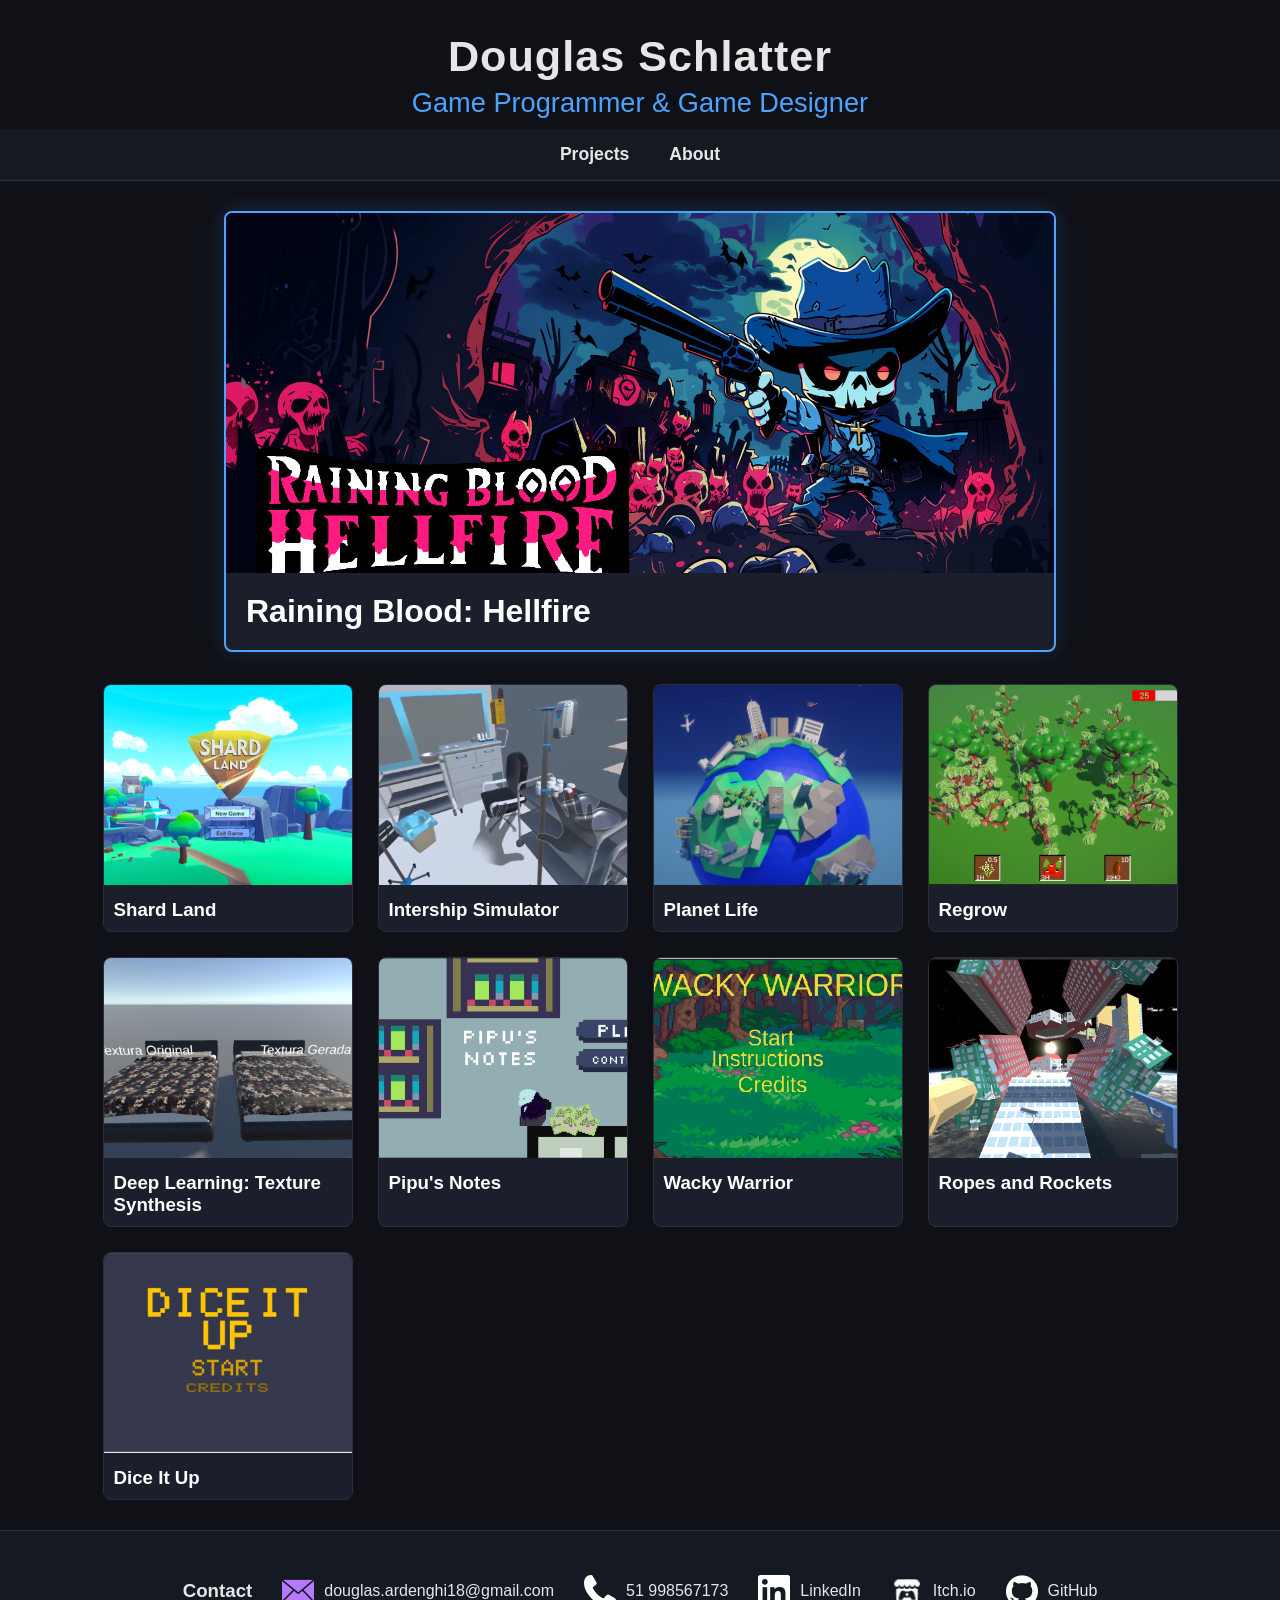
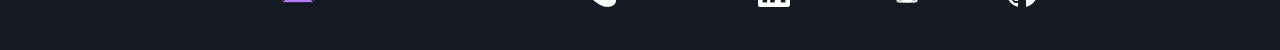
<file: index.html>
<!DOCTYPE html>
<html>
<head>
    <meta name="viewport" content="width=device-width, initial-scale=1.0">
    <title>Portfolio</title>
    <link rel="stylesheet" href="style.css">
</head>


<body>

<div class="header-title">
    <div class="main-title">Douglas Schlatter</div>
    <div class="sub-title">Game Programmer &amp; Game Designer</div>
</div>

<div class="navbar">
    <a href="index.html">Projects</a>
    <a href="about.html">About</a>
</div>


<div class="container">


<!-- Emphasized Project 1 -->
<div class="project-emphasis">
    <a class="project-card emphasis" href="projects/project1.html">
        <img src="images/proj1.png">
        <h3>Raining Blood: Hellfire</h3>
        <!-- <div class="emphasis-desc">Featured: Unity, C#, AI, VR, etc.</div> -->
    </a>
</div>

<div class="projects-grid">
    <a class="project-card" href="projects/project2.html">
        <img src="images/Shard/Menu.PNG">
        <h3>Shard Land</h3>
    </a>
    <a class="project-card" href="projects/project3.html">
        <img src="images/VR/vrthumb.png">
        <h3>Intership Simulator</h3>    
    </a>
        <a class="project-card" href="projects/project4.html">
        <img src="images/PL/PlanetLIfE.PNG">
        <h3>Planet Life</h3>
    </a>
        <a class="project-card" href="projects/project5.html">
        <img src="images/RG/sc1.PNG">
        <h3>Regrow</h3>
    </a>
        <a class="project-card" href="projects/project6.html">
        <img src="images/IA/sc3.png">
        <h3>Deep Learning: Texture Synthesis</h3>
    </a>
        <a class="project-card" href="projects/project7.html">
        <img src="images/PIP/sc1.png">
        <h3>Pipu's Notes</h3>
    </a>
        <a class="project-card" href="projects/project8.html">
        <img src="images/WA/sc1.png">
        <h3>Wacky Warrior</h3>
    </a>
        <a class="project-card" href="projects/project9.html">
        <img src="images/RR/sc1.png">
        <h3>Ropes and Rockets</h3>
    </a>
        <a class="project-card" href="projects/project10.html">
        <img src="images/DI/sc1.png">
        <h3>Dice It Up</h3>
    </a>
</div>

</div>

<footer>
    <h3>Contact</h3>
    <div class="footer-text">
        <img src="images/footer/mail.png"" alt="douglas.ardenghi18@gmail.com">
        <span>douglas.ardenghi18@gmail.com</span>
    </div>
    <div class="footer-text">
        <img src="images/footer/phone.png"" alt="512">
        <span>51 998567173</span>
    </div>
    <a href="https://www.linkedin.com/in/douglas-ardenghi-schlatter-62b5b823b/" class="footer-item" target="_blank">
        <img src="images/footer/lklogo.png" alt="LinkedIn">
        <span>LinkedIn</span>
    </a>
    <a href="https://dougydev.itch.io/" class="footer-item" target="_blank">
        <img src="images/footer/itlogo.png" alt="Itch.io">
        <span>Itch.io</span>
    </a>
    <a href="https://github.com/Douglas-Schlatter" class="footer-item" target="_blank">
        <img src="images/footer/glogo.png" alt="GitHub">
        <span>GitHub</span>
    </a>
</footer>

</body>
</html>
</file>
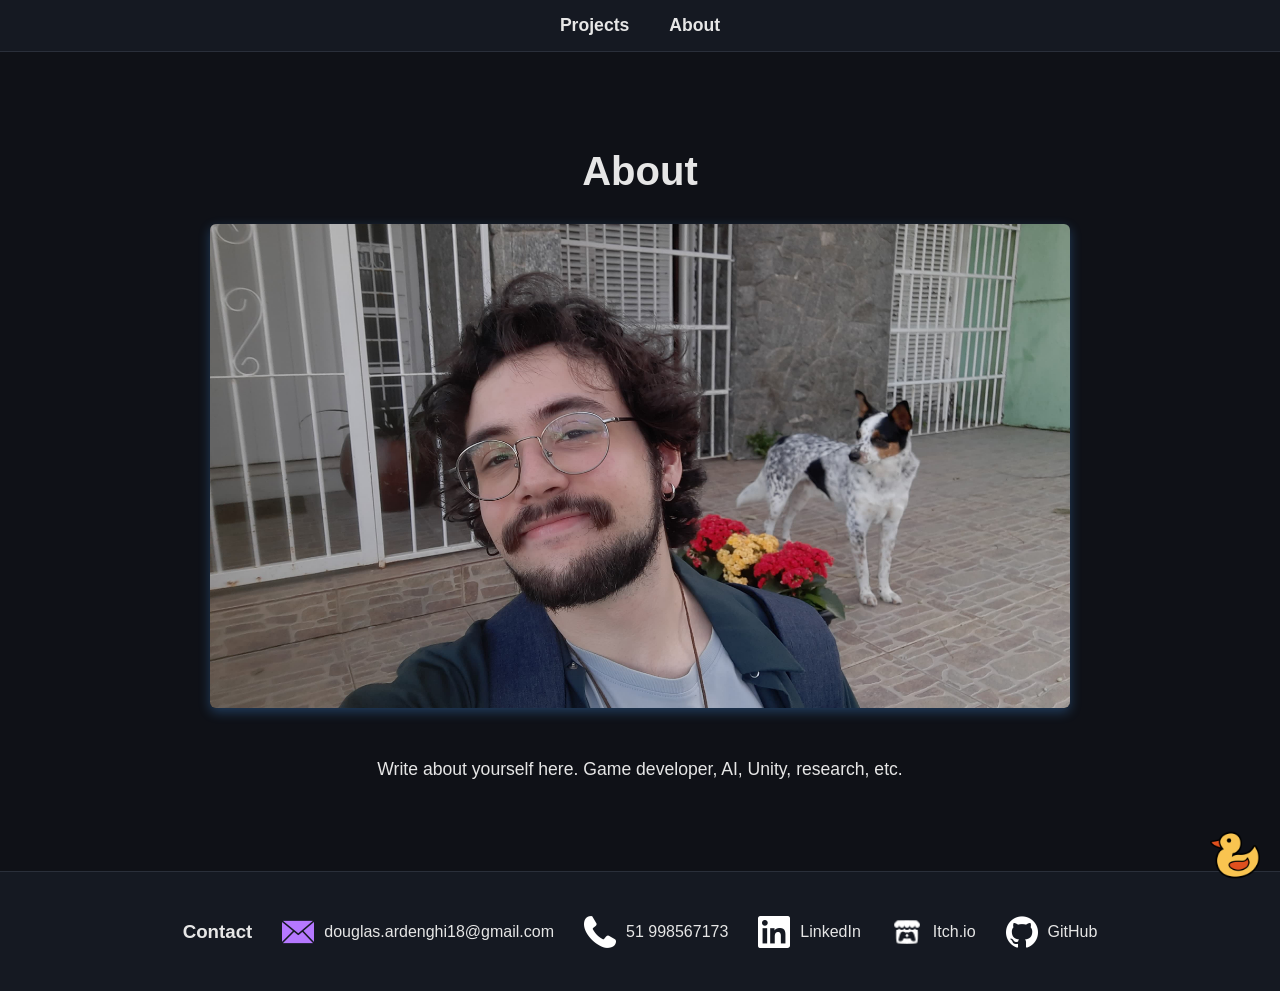
<file: about.html>
<!DOCTYPE html>
<html>
<head>
    <meta name="viewport" content="width=device-width, initial-scale=1.0">
    <title>About</title>
    <link rel="stylesheet" href="style.css">
</head>

<body>

<div class="navbar">
    <a href="index.html">Projects</a>
    <a href="about.html">About</a>
</div>

<div class="container">
    <div class="about-section">
        <h1>About</h1>
        <div class="about-content">
            <img src='images/proj2.jpg' alt="Profile picture">
            <p>
                Write about yourself here.
                Game developer, AI, Unity, research, etc.
            </p>
        </div>
    </div>
</div>

<footer>
    <h3>Contact</h3>
    <div class="footer-text">
        <img src="images/footer/mail.png"" alt="douglas.ardenghi18@gmail.com">
        <span>douglas.ardenghi18@gmail.com</span>
    </div>
    <div class="footer-text">
        <img src="images/footer/phone.png"" alt="512">
        <span>51 998567173</span>
    </div>
    <a href="https://www.linkedin.com/in/douglas-ardenghi-schlatter-62b5b823b/" class="footer-item" target="_blank">
        <img src="images/footer/lklogo.png" alt="LinkedIn">
        <span>LinkedIn</span>
    </a>
    <a href="https://dougydev.itch.io/" class="footer-item" target="_blank">
        <img src="images/footer/itlogo.png" alt="Itch.io">
        <span>Itch.io</span>
    </a>
    <a href="https://github.com/Douglas-Schlatter" class="footer-item" target="_blank">
        <img src="images/footer/glogo.png" alt="GitHub">
        <span>GitHub</span>
    </a>
</footer>

<!-- Secret Duck Easter Egg -->
<div class="secret-duck" id="secretDuck">
    <img src="duck.png" alt="Secret Duck">
</div>

<!-- Duck Popup Message -->
<div class="duck-popup" id="duckPopup">You found the secret duck :)</div>

<!-- Audio for duck sound -->
<audio id="duckSound" src="duck.mp3"></audio>

<script>
    const duck = document.getElementById('secretDuck');
    const popup = document.getElementById('duckPopup');
    const duckSound = document.getElementById('duckSound');
    
    duck.addEventListener('click', function() {
        // Show popup
        popup.style.display = 'block';
        
        // Play duck sound
        duckSound.currentTime = 0;
        duckSound.play();
        
        // Add animation class
        popup.classList.add('show');
        
        // Hide popup after 3 seconds
        setTimeout(function() {
            popup.style.display = 'none';
            popup.classList.remove('show');
        }, 1000);
    });
</script>

</body>
</html>
</file>
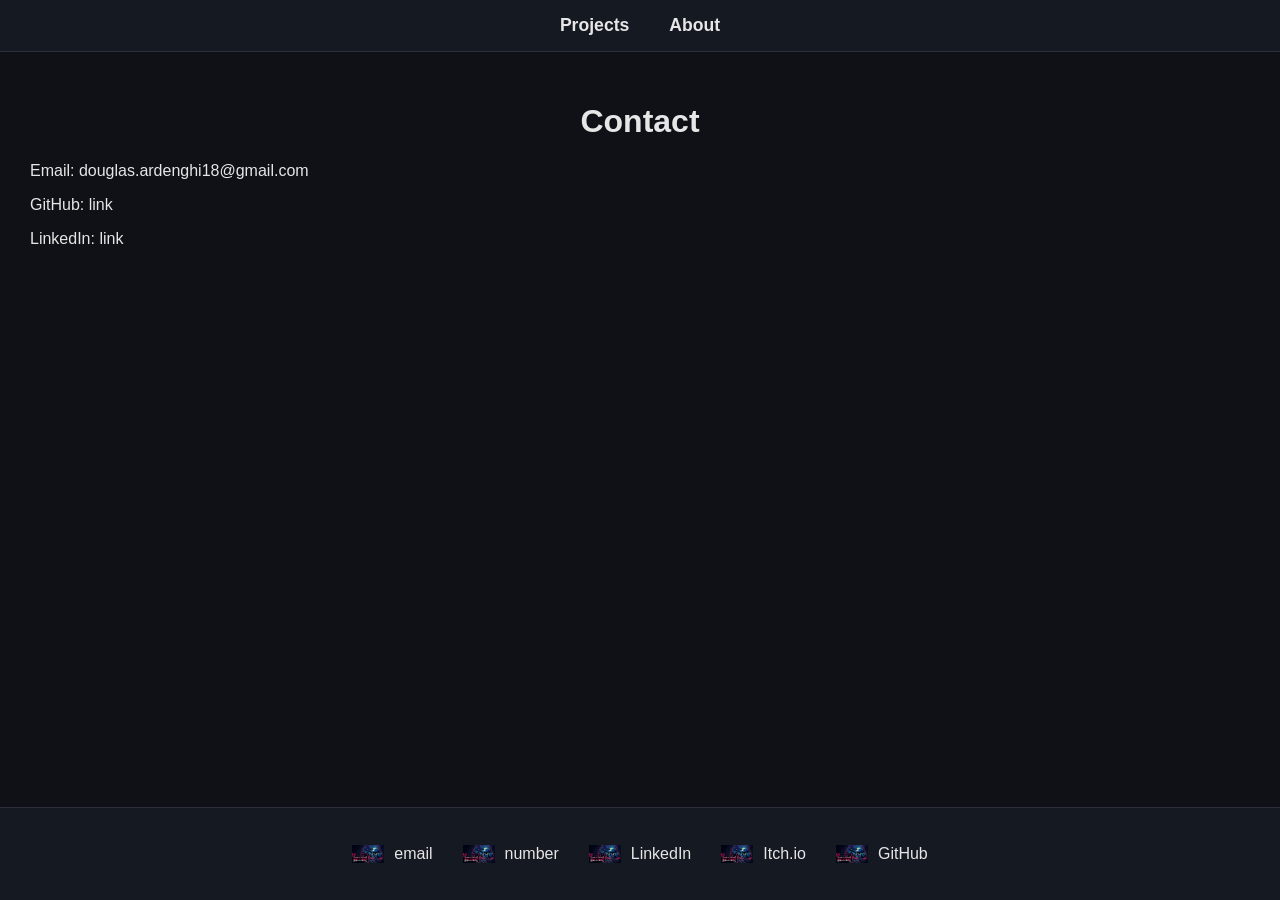
<file: contact.html>
<!DOCTYPE html>
<html>
<head>
    <meta name="viewport" content="width=device-width, initial-scale=1.0">
    <title>Contact</title>
    <link rel="stylesheet" href="style.css">
</head>

<body>

<div class="navbar">
    <a href="index.html">Projects</a>
    <a href="about.html">About</a>
</div>

<div class="container">

<h1>Contact</h1>

<p>Email: douglas.ardenghi18@gmail.com</p>
<p>GitHub: link</p>
<p>LinkedIn: link</p>

</div>

<footer>
    <div class="footer-text">
        <img src="images/proj1.png" alt="Email">
        <span>email</span>
    </div>
    <div class="footer-text">
        <img src="images/proj1.png" alt="Phone">
        <span>number</span>
    </div>
    <a href="https://linkedin.com" class="footer-item" target="_blank">
        <img src="images/proj1.png" alt="LinkedIn">
        <span>LinkedIn</span>
    </a>
    <a href="https://itch.io" class="footer-item" target="_blank">
        <img src="images/proj1.png" alt="Itch.io">
        <span>Itch.io</span>
    </a>
    <a href="https://github.com" class="footer-item" target="_blank">
        <img src="images/proj1.png" alt="GitHub">
        <span>GitHub</span>
    </a>
</footer>

</body>
</html>
</file>
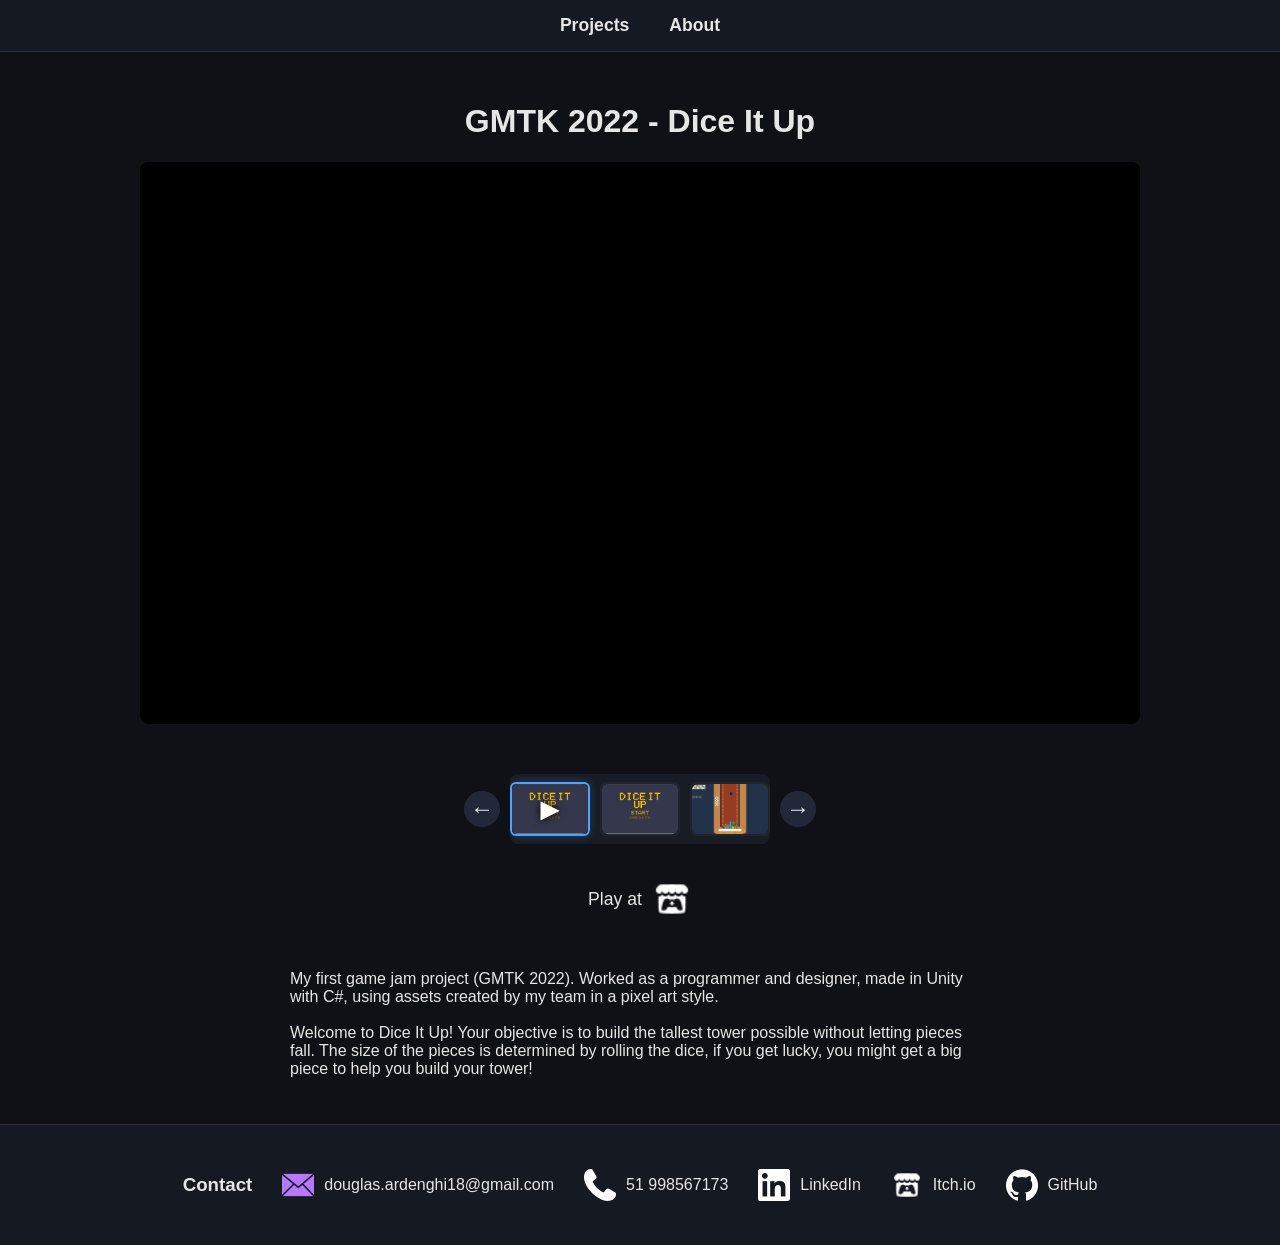
<file: projects/project10.html>
<!DOCTYPE html>
<html>
<head>
    <meta name="viewport" content="width=device-width, initial-scale=1.0">
    <title>GMTK 2022 - Dice It Up</title>
    <link rel="stylesheet" href="../style.css">
</head>

<body>

<div class="navbar">
    <a href="../index.html">Projects</a>
    <a href="../about.html">About</a>
</div>

<div class="container">

<h1>GMTK 2022 - Dice It Up</h1>



<div class="media-layout">
    <div class="media-main">
        <div class="emphasis-box" id="emphasis-box">
            <!-- Emphasized asset will be rendered here by JS -->
        </div>
        <div class="steam-bar-container">
            <button class="steam-arrow left" id="steam-arrow-left" aria-label="Previous asset">&#8592;</button>
            <div class="steam-bar" id="steam-bar">
                <!-- Asset thumbnails will be rendered here by JS -->
            </div>
            <button class="steam-arrow right" id="steam-arrow-right" aria-label="Next asset">&#8594;</button>
        </div>
                <a href="https://dougydev.itch.io/dice-it-up" target="_blank" class="project-link">
            <span>Play at</span>
            <img src="../images/footer/itlogo.png" alt="Itch.io">
        </a>
        <div class="project-text">
            <p>
            My first game jam project (GMTK 2022). Worked as a programmer and designer, made in Unity with C#, using assets created by my team in a pixel art style.
            <br>
            <br>
            Welcome to Dice It Up! Your objective is to build the tallest tower possible without letting pieces fall. The size of the pieces is determined by rolling the dice, if you get lucky, you might get a big piece to help you build your tower!
            </p>
        </div>
    </div>
</div>

<script>
// Asset list: first is video, then images
const assets = [
    { type: 'video', src: 'https://www.youtube.com/embed/hmbeCUWUBoA', thumb: '../images/DI/sc1.png' },
    { type: 'image', src: '../images/DI/sc1.png' },
    { type: 'image', src: '../images/DI/sc2.png' }
];
let emphasisIndex = 0;

function renderEmphasis() {
    const box = document.getElementById('emphasis-box');
    box.innerHTML = '';
    const asset = assets[emphasisIndex];
    if (asset.type === 'video') {
        const aspect = document.createElement('div');
        aspect.className = 'video-aspect';
        const iframe = document.createElement('iframe');
        iframe.style.width = '100%';
        iframe.style.height = '100%';
        iframe.style.border = 'none';
        iframe.src = asset.src;
        iframe.frameBorder = 0;
        iframe.allowFullscreen = true;
        aspect.appendChild(iframe);
        box.appendChild(aspect);
    } else {
        const aspect = document.createElement('div');
        aspect.className = 'video-aspect';
        const img = document.createElement('img');
        img.src = asset.src;
        img.style.width = '100%';
        img.style.height = '100%';
        img.style.objectFit = 'cover';
        img.style.borderRadius = '8px';
        aspect.appendChild(img);
        box.appendChild(aspect);
    }
}

function renderSteamBar() {
    const bar = document.getElementById('steam-bar');
    bar.innerHTML = '';
    assets.forEach((asset, idx) => {
        const thumb = document.createElement('div');
        thumb.className = 'steam-thumb' + (idx === emphasisIndex ? ' active' : '');
        if (asset.type === 'video') {
            // Use thumbnail for video (could be improved with a real video thumb)
            const img = document.createElement('img');
            img.src = asset.thumb || '../images/proj3.jpg';
            img.alt = 'Video';
            thumb.appendChild(img);
            const playIcon = document.createElement('span');
            playIcon.className = 'play-icon';
            playIcon.innerHTML = '&#9658;';
            thumb.appendChild(playIcon);
        } else {
            const img = document.createElement('img');
            img.src = asset.src;
            img.alt = 'Image';
            thumb.appendChild(img);
        }
        thumb.onclick = () => {
            emphasisIndex = idx;
            renderEmphasis();
            renderSteamBar();
        };
        bar.appendChild(thumb);
    });
}

function scrollEmphasis(dir) {
    emphasisIndex = (emphasisIndex + dir + assets.length) % assets.length;
    renderEmphasis();
    renderSteamBar();
}

document.addEventListener('DOMContentLoaded', function() {
    document.getElementById('steam-arrow-left').onclick = () => scrollEmphasis(-1);
    document.getElementById('steam-arrow-right').onclick = () => scrollEmphasis(1);
    renderEmphasis();
    renderSteamBar();
});
</script>

<script>
const VIDEO_URL = 'https://www.youtube.com/embed/PhhJX4UiVpM';

function swapMedia(imgElem) {
    const mainBox = document.getElementById('main-media-box');
    const mainMedia = document.getElementById('main-media');
    // If current main is video, swap with image
    if (mainMedia.querySelector('iframe')) {
        const newImg = document.createElement('img');
        newImg.src = imgElem.src;
        newImg.style.width = '100%';
        newImg.style.height = '100%';
        newImg.style.objectFit = 'cover';
        newImg.style.borderRadius = '8px';
        mainMedia.innerHTML = '';
        mainMedia.appendChild(newImg);
        // Replace clicked image with video
        const newVideo = document.createElement('iframe');
        newVideo.src = VIDEO_URL;
        newVideo.frameBorder = 0;
        newVideo.allowFullscreen = true;
        imgElem.parentNode.replaceChild(newVideo, imgElem);
        newVideo.style.width = '110%';
        newVideo.style.maxWidth = '100vw';
        newVideo.style.aspectRatio = '3/2';
        newVideo.style.borderRadius = '6px';
        newVideo.style.border = '1px solid #2a2f3a';
        newVideo.style.cursor = 'pointer';
        newVideo.onclick = function() { swapMedia(newVideo); };
    } else if (mainMedia.querySelector('img')) {
        // If current main is image, swap back with video
        const mainImg = mainMedia.querySelector('img');
        const newVideo = document.createElement('iframe');
        newVideo.src = VIDEO_URL;
        newVideo.frameBorder = 0;
        newVideo.allowFullscreen = true;
        mainMedia.innerHTML = '';
        mainMedia.appendChild(newVideo);
        // Replace clicked video with image
        const newImg = document.createElement('img');
        newImg.src = mainImg.src;
        newImg.style.width = '110%';
        newImg.style.maxWidth = '198px';
        newImg.style.borderRadius = '6px';
        newImg.style.border = '1px solid #2a2f3a';
        newImg.style.cursor = 'pointer';
        newImg.onclick = function() { swapMedia(newImg); };
        imgElem.parentNode.replaceChild(newImg, imgElem);
    }
}
</script>
</div>

<footer>
    <h3>Contact</h3>
    <div class="footer-text">
        <img src="../images/footer/mail.png"" alt="Email">
        <span>douglas.ardenghi18@gmail.com</span>
    </div>
    <div class="footer-text">
        <img src="../images/footer/phone.png"" alt="Phone">
        <span>51 998567173</span>
    </div>
    <a href="https://www.linkedin.com/in/douglas-ardenghi-schlatter-62b5b823b/" class="footer-item" target="_blank">
        <img src="../images/footer/lklogo.png" alt="LinkedIn">
        <span>LinkedIn</span>
    </a>
    <a href="https://dougydev.itch.io/" class="footer-item" target="_blank">
        <img src="../images/footer/itlogo.png" alt="Itch.io">
        <span>Itch.io</span>
    </a>
    <a href="https://github.com/Douglas-Schlatter" class="footer-item" target="_blank">
        <img src="../images/footer/glogo.png" alt="GitHub">
        <span>GitHub</span>
    </a>
</footer>

</body>
</html>
</file>
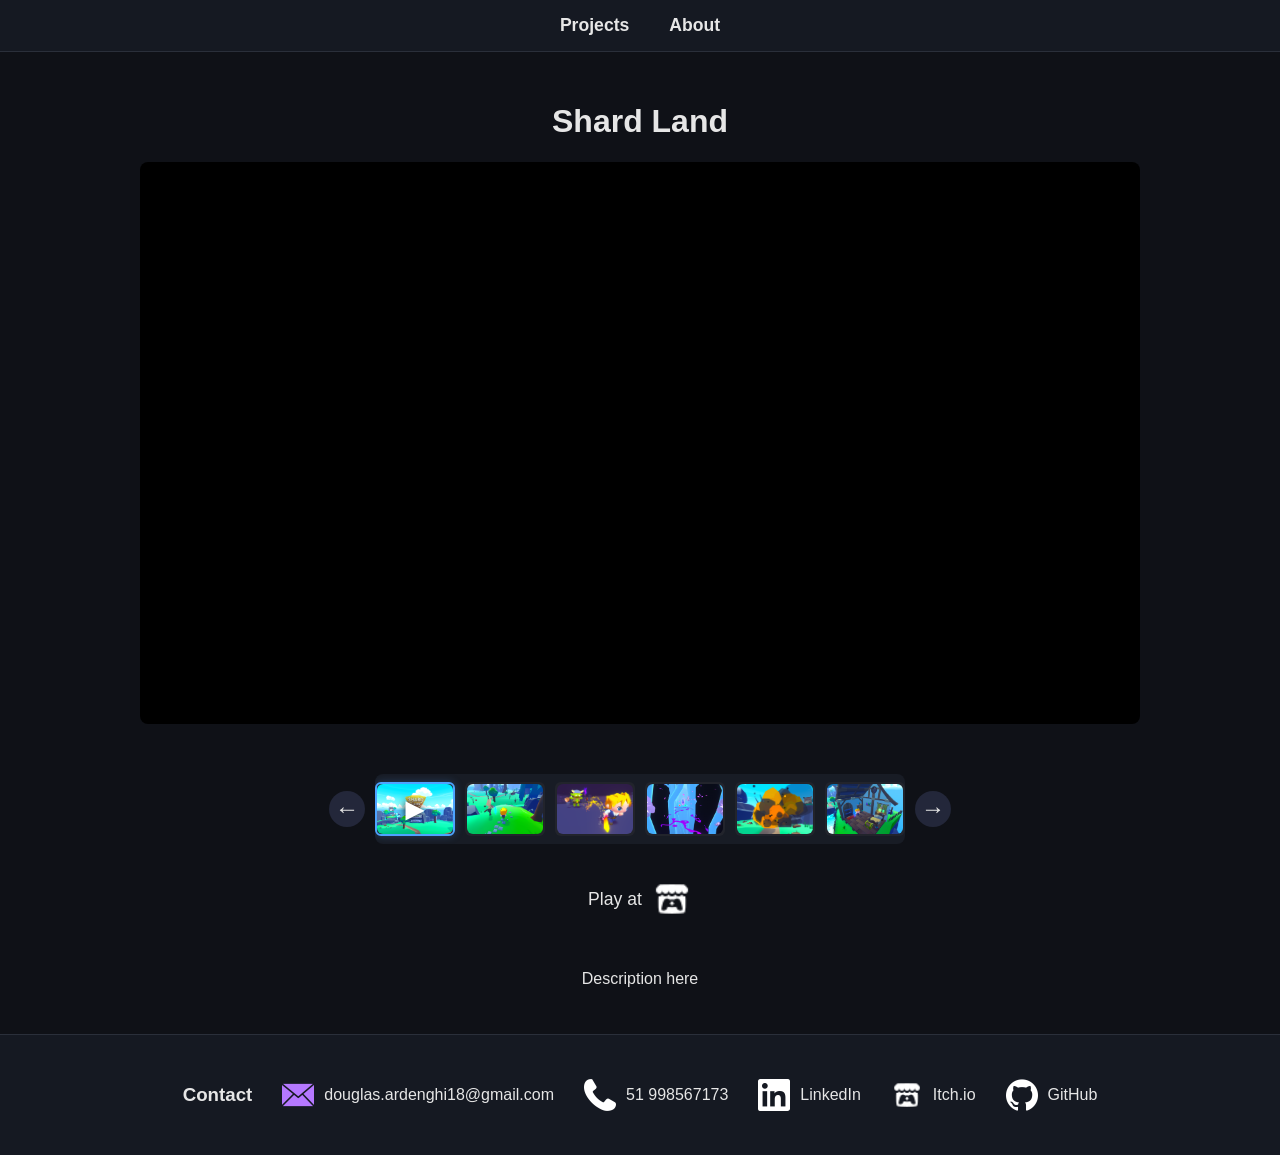
<file: projects/project2.html>
<!DOCTYPE html>
<html>
<head>
    <meta name="viewport" content="width=device-width, initial-scale=1.0">
    <title>Shard Land</title>
    <link rel="stylesheet" href="../style.css">
</head>

<body>

<div class="navbar">
    <a href="../index.html">Projects</a>
    <a href="../about.html">About</a>
</div>

<div class="container">

<h1>Shard Land</h1>



<div class="media-layout">
    <div class="media-main">
        <div class="emphasis-box" id="emphasis-box">
            <!-- Emphasized asset will be rendered here by JS -->
        </div>
        <div class="steam-bar-container">
            <button class="steam-arrow left" id="steam-arrow-left" aria-label="Previous asset">&#8592;</button>
            <div class="steam-bar" id="steam-bar">
                <!-- Asset thumbnails will be rendered here by JS -->
            </div>
            <button class="steam-arrow right" id="steam-arrow-right" aria-label="Next asset">&#8594;</button>
        </div>
                <a href="https://dougydev.itch.io/shard-lands" target="_blank" class="project-link">
            <span>Play at</span>
            <img src="../images/footer/itlogo.png" alt="Itch.io">
        </a>
        <div class="project-text">
            <p>
            Description here
            </p>
        </div>
    </div>
</div>

<script>
// Asset list: first is video, then images
const assets = [
    { type: 'video', src: 'https://www.youtube.com/embed/e67dbKZDlQQ', thumb: '../images/Shard/Menu.PNG'},
    { type: 'image', src: '../images/Shard/sc1.PNG' },
    { type: 'image', src: '../images/Shard/sc2.PNG' },
    { type: 'image', src: '../images/Shard/sc3.PNG' },
    { type: 'image', src: '../images/Shard/sc4.PNG' },
    { type: 'image', src: '../images/Shard/sc5.PNG' }
];
let emphasisIndex = 0;

function renderEmphasis() {
    const box = document.getElementById('emphasis-box');
    box.innerHTML = '';
    const asset = assets[emphasisIndex];
    if (asset.type === 'video') {
        const aspect = document.createElement('div');
        aspect.className = 'video-aspect';
        const iframe = document.createElement('iframe');
        iframe.style.width = '100%';
        iframe.style.height = '100%';
        iframe.style.border = 'none';
        iframe.src = asset.src;
        iframe.frameBorder = 0;
        iframe.allowFullscreen = true;
        aspect.appendChild(iframe);
        box.appendChild(aspect);
    } else {
        const aspect = document.createElement('div');
        aspect.className = 'video-aspect';
        const img = document.createElement('img');
        img.src = asset.src;
        img.style.width = '100%';
        img.style.height = '100%';
        img.style.objectFit = 'cover';
        img.style.borderRadius = '8px';
        aspect.appendChild(img);
        box.appendChild(aspect);
    }
}

function renderSteamBar() {
    const bar = document.getElementById('steam-bar');
    bar.innerHTML = '';
    assets.forEach((asset, idx) => {
        const thumb = document.createElement('div');
        thumb.className = 'steam-thumb' + (idx === emphasisIndex ? ' active' : '');
        if (asset.type === 'video') {
            // Use thumbnail for video (could be improved with a real video thumb)
            const img = document.createElement('img');
            img.src = asset.thumb || '../images/proj3.jpg';
            img.alt = 'Video';
            thumb.appendChild(img);
            const playIcon = document.createElement('span');
            playIcon.className = 'play-icon';
            playIcon.innerHTML = '&#9658;';
            thumb.appendChild(playIcon);
        } else {
            const img = document.createElement('img');
            img.src = asset.src;
            img.alt = 'Image';
            thumb.appendChild(img);
        }
        thumb.onclick = () => {
            emphasisIndex = idx;
            renderEmphasis();
            renderSteamBar();
        };
        bar.appendChild(thumb);
    });
}

function scrollEmphasis(dir) {
    emphasisIndex = (emphasisIndex + dir + assets.length) % assets.length;
    renderEmphasis();
    renderSteamBar();
}

document.addEventListener('DOMContentLoaded', function() {
    document.getElementById('steam-arrow-left').onclick = () => scrollEmphasis(-1);
    document.getElementById('steam-arrow-right').onclick = () => scrollEmphasis(1);
    renderEmphasis();
    renderSteamBar();
});
</script>

<script>
const VIDEO_URL = 'https://www.youtube.com/embed/PhhJX4UiVpM';

function swapMedia(imgElem) {
    const mainBox = document.getElementById('main-media-box');
    const mainMedia = document.getElementById('main-media');
    // If current main is video, swap with image
    if (mainMedia.querySelector('iframe')) {
        const newImg = document.createElement('img');
        newImg.src = imgElem.src;
        newImg.style.width = '100%';
        newImg.style.height = '100%';
        newImg.style.objectFit = 'cover';
        newImg.style.borderRadius = '8px';
        mainMedia.innerHTML = '';
        mainMedia.appendChild(newImg);
        // Replace clicked image with video
        const newVideo = document.createElement('iframe');
        newVideo.src = VIDEO_URL;
        newVideo.frameBorder = 0;
        newVideo.allowFullscreen = true;
        imgElem.parentNode.replaceChild(newVideo, imgElem);
        newVideo.style.width = '110%';
        newVideo.style.maxWidth = '100vw';
        newVideo.style.aspectRatio = '3/2';
        newVideo.style.borderRadius = '6px';
        newVideo.style.border = '1px solid #2a2f3a';
        newVideo.style.cursor = 'pointer';
        newVideo.onclick = function() { swapMedia(newVideo); };
    } else if (mainMedia.querySelector('img')) {
        // If current main is image, swap back with video
        const mainImg = mainMedia.querySelector('img');
        const newVideo = document.createElement('iframe');
        newVideo.src = VIDEO_URL;
        newVideo.frameBorder = 0;
        newVideo.allowFullscreen = true;
        mainMedia.innerHTML = '';
        mainMedia.appendChild(newVideo);
        // Replace clicked video with image
        const newImg = document.createElement('img');
        newImg.src = mainImg.src;
        newImg.style.width = '110%';
        newImg.style.maxWidth = '198px';
        newImg.style.borderRadius = '6px';
        newImg.style.border = '1px solid #2a2f3a';
        newImg.style.cursor = 'pointer';
        newImg.onclick = function() { swapMedia(newImg); };
        imgElem.parentNode.replaceChild(newImg, imgElem);
    }
}
</script>
</div>

<footer>
    <h3>Contact</h3>
    <div class="footer-text">
        <img src="../images/footer/mail.png"" alt="Email">
        <span>douglas.ardenghi18@gmail.com</span>
    </div>
    <div class="footer-text">
        <img src="../images/footer/phone.png"" alt="Phone">
        <span>51 998567173</span>
    </div>
    <a href="https://www.linkedin.com/in/douglas-ardenghi-schlatter-62b5b823b/" class="footer-item" target="_blank">
        <img src="../images/footer/lklogo.png" alt="LinkedIn">
        <span>LinkedIn</span>
    </a>
    <a href="https://dougydev.itch.io/" class="footer-item" target="_blank">
        <img src="../images/footer/itlogo.png" alt="Itch.io">
        <span>Itch.io</span>
    </a>
    <a href="https://github.com/Douglas-Schlatter" class="footer-item" target="_blank">
        <img src="../images/footer/glogo.png" alt="GitHub">
        <span>GitHub</span>
    </a>
</footer>

</body>
</html>
</file>
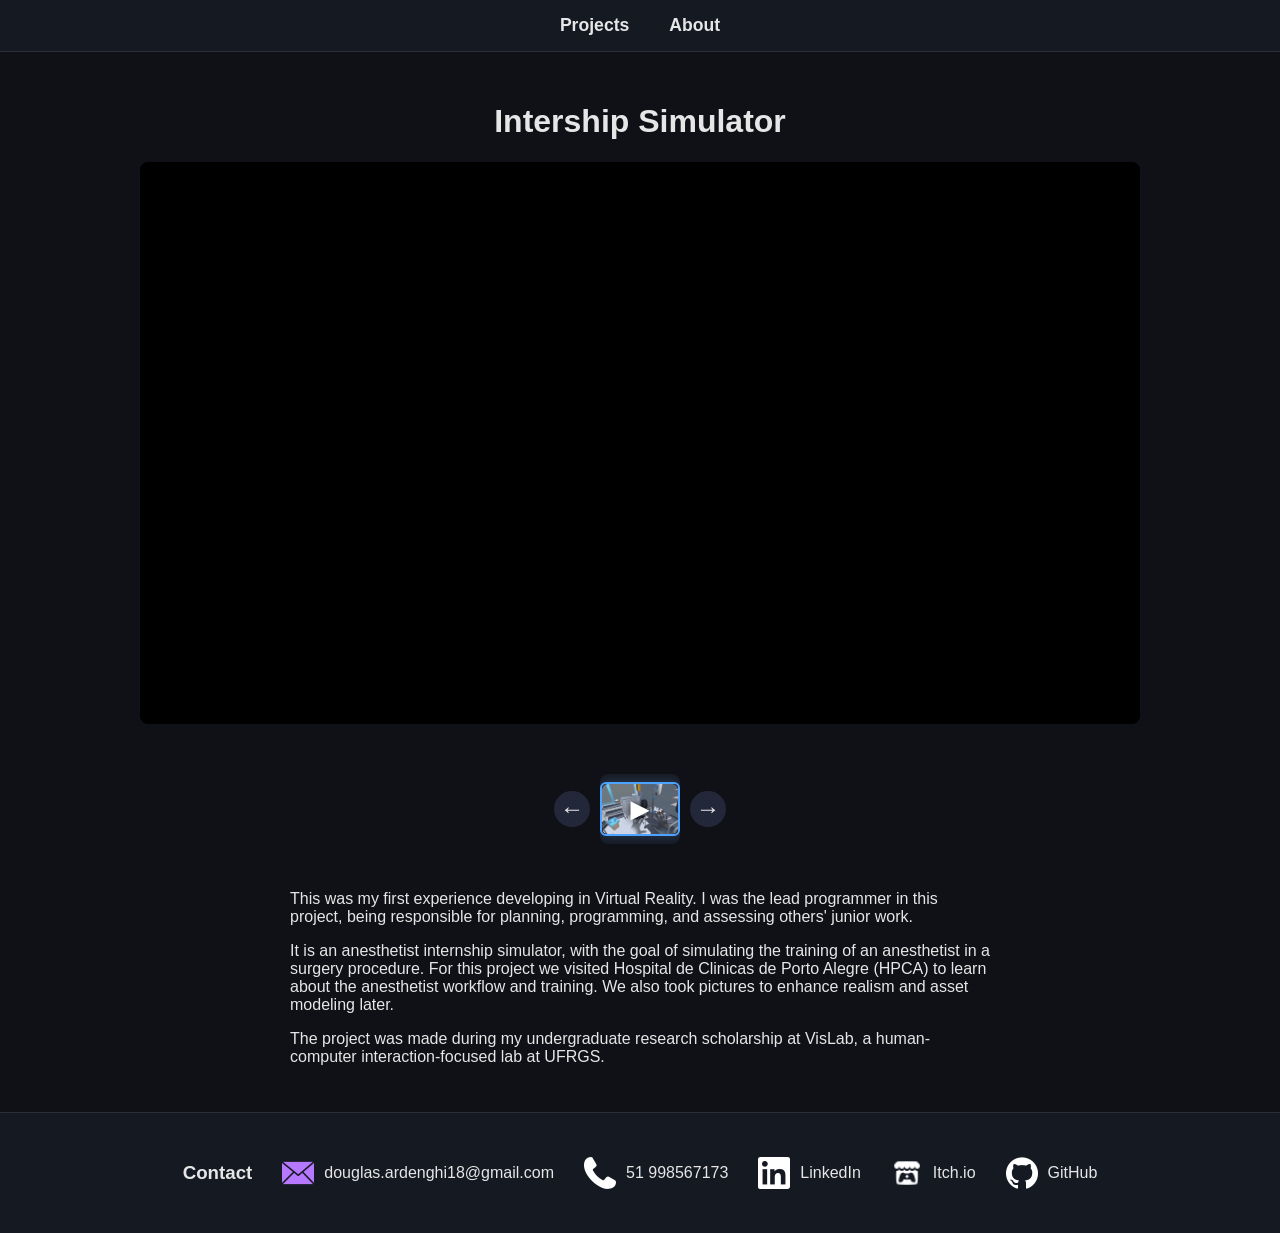
<file: projects/project3.html>
<!DOCTYPE html>
<html>
<head>
    <meta name="viewport" content="width=device-width, initial-scale=1.0">
    <title>Intership Simulator</title>
    <link rel="stylesheet" href="../style.css">
</head>

<body>

<div class="navbar">
    <a href="../index.html">Projects</a>
    <a href="../about.html">About</a>
</div>

<div class="container">

<h1>Intership Simulator</h1>



<div class="media-layout">
    <div class="media-main">
        <div class="emphasis-box" id="emphasis-box">
            <!-- Emphasized asset will be rendered here by JS -->
        </div>
        <div class="steam-bar-container">
            <button class="steam-arrow left" id="steam-arrow-left" aria-label="Previous asset">&#8592;</button>
            <div class="steam-bar" id="steam-bar">
                <!-- Asset thumbnails will be rendered here by JS -->
            </div>
            <button class="steam-arrow right" id="steam-arrow-right" aria-label="Next asset">&#8594;</button>
        </div>
        <div class="project-text">
            <p>
            This was my first experience developing in Virtual Reality. I was the lead programmer in this project, being responsible for planning, programming, and assessing others' junior work.
            </p>
            <p>
            It is an anesthetist internship simulator, with the goal of simulating the training of an anesthetist in a surgery procedure.
            For this project we visited Hospital de Clinicas de Porto Alegre (HPCA) to learn about the anesthetist workflow and training. We also took pictures to enhance realism and asset modeling later.

            </p>
            <p>
            The project was made during my undergraduate research scholarship at VisLab, a human-computer interaction-focused lab at UFRGS. 
            </p>
        </div>
    </div>
</div>

<script>
// Asset list: first is video, then images
const assets = [
    { type: 'video', src: 'https://drive.google.com/file/d/1P3SiwDutq69E-LHyFKLCZPTg_Ekni3r1/preview', thumb: '../images/VR/vrthumb.png' }
];
let emphasisIndex = 0;

function renderEmphasis() {
    const box = document.getElementById('emphasis-box');
    box.innerHTML = '';
    const asset = assets[emphasisIndex];
    if (asset.type === 'video') {
        const aspect = document.createElement('div');
        aspect.className = 'video-aspect';
        const iframe = document.createElement('iframe');
        iframe.style.width = '100%';
        iframe.style.height = '100%';
        iframe.style.border = 'none';
        iframe.src = asset.src;
        iframe.frameBorder = 0;
        iframe.allowFullscreen = true;
        aspect.appendChild(iframe);
        box.appendChild(aspect);
    } else {
        const aspect = document.createElement('div');
        aspect.className = 'video-aspect';
        const img = document.createElement('img');
        img.src = asset.src;
        img.style.width = '100%';
        img.style.height = '100%';
        img.style.objectFit = 'cover';
        img.style.borderRadius = '8px';
        aspect.appendChild(img);
        box.appendChild(aspect);
    }
}

function renderSteamBar() {
    const bar = document.getElementById('steam-bar');
    bar.innerHTML = '';
    assets.forEach((asset, idx) => {
        const thumb = document.createElement('div');
        thumb.className = 'steam-thumb' + (idx === emphasisIndex ? ' active' : '');
        if (asset.type === 'video') {
            // Use thumbnail for video (could be improved with a real video thumb)
            const img = document.createElement('img');
            img.src = asset.thumb || '../images/proj3.jpg';
            img.alt = 'Video';
            thumb.appendChild(img);
            const playIcon = document.createElement('span');
            playIcon.className = 'play-icon';
            playIcon.innerHTML = '&#9658;';
            thumb.appendChild(playIcon);
        } else {
            const img = document.createElement('img');
            img.src = asset.src;
            img.alt = 'Image';
            thumb.appendChild(img);
        }
        thumb.onclick = () => {
            emphasisIndex = idx;
            renderEmphasis();
            renderSteamBar();
        };
        bar.appendChild(thumb);
    });
}

function scrollEmphasis(dir) {
    emphasisIndex = (emphasisIndex + dir + assets.length) % assets.length;
    renderEmphasis();
    renderSteamBar();
}

document.addEventListener('DOMContentLoaded', function() {
    document.getElementById('steam-arrow-left').onclick = () => scrollEmphasis(-1);
    document.getElementById('steam-arrow-right').onclick = () => scrollEmphasis(1);
    renderEmphasis();
    renderSteamBar();
});
</script>

<script>
const VIDEO_URL = 'https://www.youtube.com/embed/PhhJX4UiVpM';

function swapMedia(imgElem) {
    const mainBox = document.getElementById('main-media-box');
    const mainMedia = document.getElementById('main-media');
    // If current main is video, swap with image
    if (mainMedia.querySelector('iframe')) {
        const newImg = document.createElement('img');
        newImg.src = imgElem.src;
        newImg.style.width = '100%';
        newImg.style.height = '100%';
        newImg.style.objectFit = 'cover';
        newImg.style.borderRadius = '8px';
        mainMedia.innerHTML = '';
        mainMedia.appendChild(newImg);
        // Replace clicked image with video
        const newVideo = document.createElement('iframe');
        newVideo.src = VIDEO_URL;
        newVideo.frameBorder = 0;
        newVideo.allowFullscreen = true;
        imgElem.parentNode.replaceChild(newVideo, imgElem);
        newVideo.style.width = '110%';
        newVideo.style.maxWidth = '100vw';
        newVideo.style.aspectRatio = '3/2';
        newVideo.style.borderRadius = '6px';
        newVideo.style.border = '1px solid #2a2f3a';
        newVideo.style.cursor = 'pointer';
        newVideo.onclick = function() { swapMedia(newVideo); };
    } else if (mainMedia.querySelector('img')) {
        // If current main is image, swap back with video
        const mainImg = mainMedia.querySelector('img');
        const newVideo = document.createElement('iframe');
        newVideo.src = VIDEO_URL;
        newVideo.frameBorder = 0;
        newVideo.allowFullscreen = true;
        mainMedia.innerHTML = '';
        mainMedia.appendChild(newVideo);
        // Replace clicked video with image
        const newImg = document.createElement('img');
        newImg.src = mainImg.src;
        newImg.style.width = '110%';
        newImg.style.maxWidth = '198px';
        newImg.style.borderRadius = '6px';
        newImg.style.border = '1px solid #2a2f3a';
        newImg.style.cursor = 'pointer';
        newImg.onclick = function() { swapMedia(newImg); };
        imgElem.parentNode.replaceChild(newImg, imgElem);
    }
}
</script>
</div>

<footer>
    <h3>Contact</h3>
    <div class="footer-text">
        <img src="../images/footer/mail.png"" alt="Email">
        <span>douglas.ardenghi18@gmail.com</span>
    </div>
    <div class="footer-text">
        <img src="../images/footer/phone.png"" alt="Phone">
        <span>51 998567173</span>
    </div>
    <a href="https://www.linkedin.com/in/douglas-ardenghi-schlatter-62b5b823b/" class="footer-item" target="_blank">
        <img src="../images/footer/lklogo.png" alt="LinkedIn">
        <span>LinkedIn</span>
    </a>
    <a href="https://dougydev.itch.io/" class="footer-item" target="_blank">
        <img src="../images/footer/itlogo.png" alt="Itch.io">
        <span>Itch.io</span>
    </a>
    <a href="https://github.com/Douglas-Schlatter" class="footer-item" target="_blank">
        <img src="../images/footer/glogo.png" alt="GitHub">
        <span>GitHub</span>
    </a>
</footer>

</body>
</html>
</file>
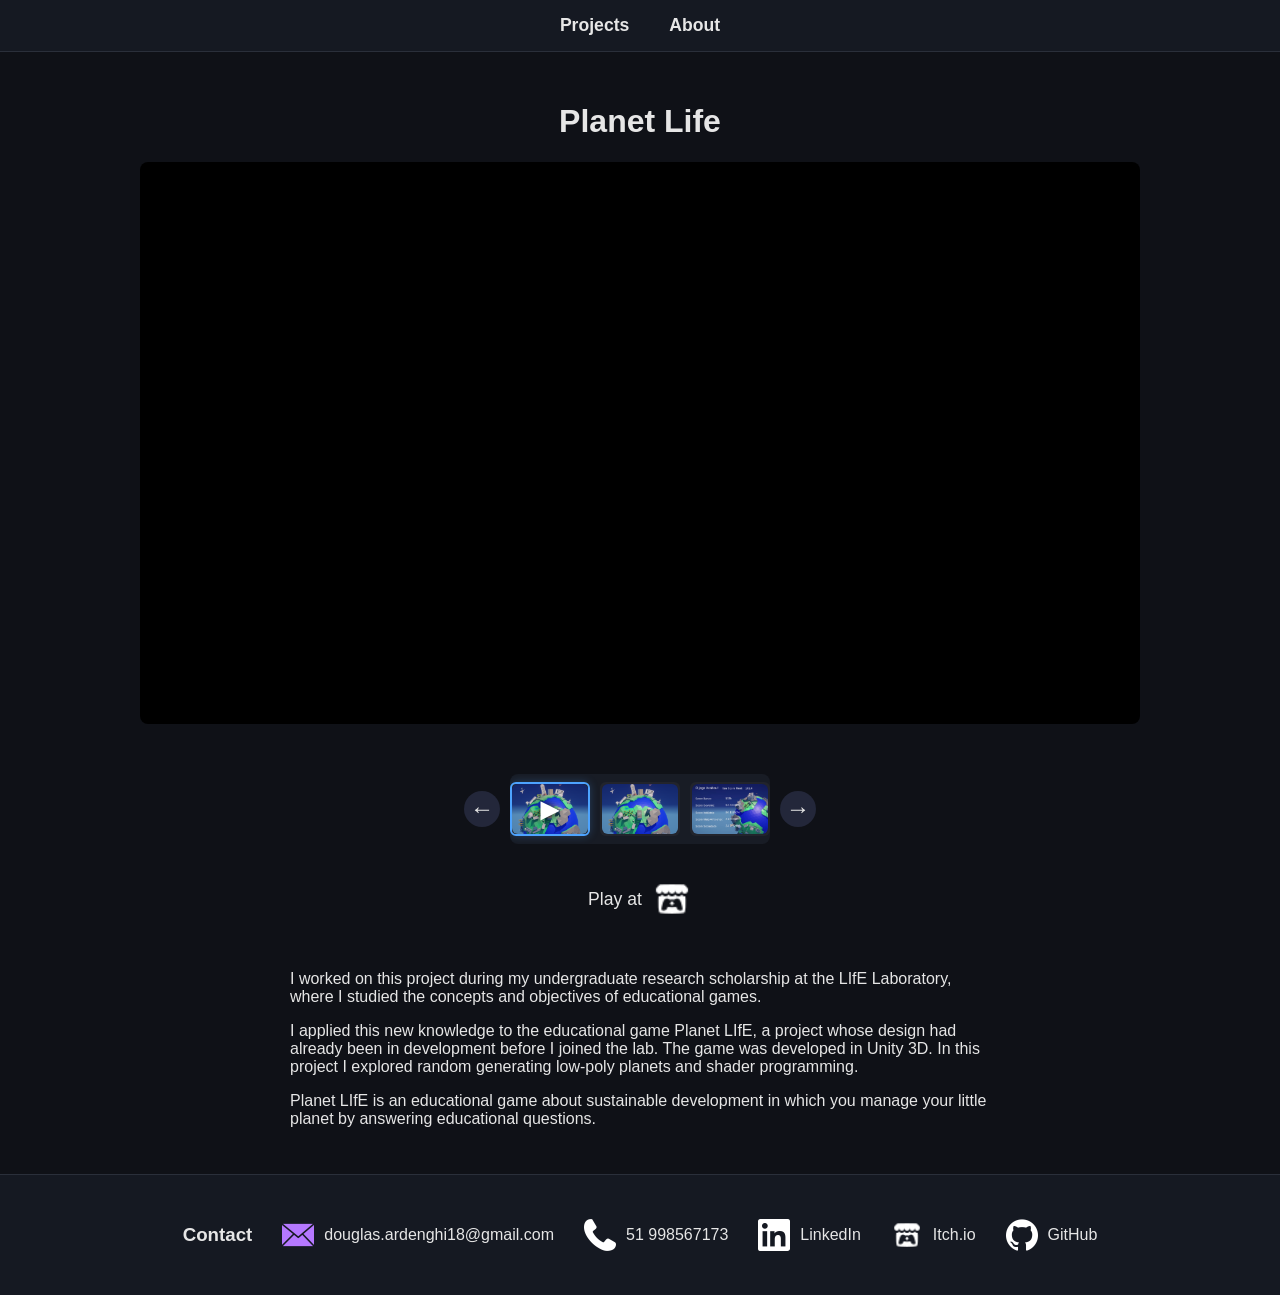
<file: projects/project4.html>
<!DOCTYPE html>
<html>
<head>
    <meta name="viewport" content="width=device-width, initial-scale=1.0">
    <title>Planet Life</title>
    <link rel="stylesheet" href="../style.css">
</head>

<body>

<div class="navbar">
    <a href="../index.html">Projects</a>
    <a href="../about.html">About</a>
</div>

<div class="container">

<h1>Planet Life</h1>



<div class="media-layout">
    <div class="media-main">
        <div class="emphasis-box" id="emphasis-box">
            <!-- Emphasized asset will be rendered here by JS -->
        </div>
        <div class="steam-bar-container">
            <button class="steam-arrow left" id="steam-arrow-left" aria-label="Previous asset">&#8592;</button>
            <div class="steam-bar" id="steam-bar">
                <!-- Asset thumbnails will be rendered here by JS -->
            </div>
            <button class="steam-arrow right" id="steam-arrow-right" aria-label="Next asset">&#8594;</button>
        </div>
                <a href="https://dougydev.itch.io/planet-life" target="_blank" class="project-link">
            <span>Play at</span>
            <img src="../images/footer/itlogo.png" alt="Itch.io">
        </a>
        <div class="project-text">
            <p>
            I worked on this project during my undergraduate research scholarship at the  LIfE Laboratory, where I studied the concepts and objectives of educational games.

            </p>
            <p>
               
             I applied this new knowledge to the educational game Planet LIfE, a project whose design had already been in development before I joined the lab.
              The game was developed in Unity 3D. In this project I explored random generating low-poly planets and shader programming.
            </p>
            <p>
            Planet LIfE is an educational game about sustainable development in which you manage your little planet by answering educational questions.
            </p>
        </div>
    </div>
</div>

<script>
// Asset list: first is video, then images
const assets = [
    { type: 'video', src: 'https://drive.google.com/file/d/1ZGcCp1P3kyW6UP1U5oln4SHz_A39O7hm/preview', thumb: '../images/PL/PlanetLIfE.PNG' },
    { type: 'image', src: '../images/PL/PlanetLIfE.PNG' },
    { type: 'image', src: '../images/PL/sc1.png' }
];
let emphasisIndex = 0;

function renderEmphasis() {
    const box = document.getElementById('emphasis-box');
    box.innerHTML = '';
    const asset = assets[emphasisIndex];
    if (asset.type === 'video') {
        const aspect = document.createElement('div');
        aspect.className = 'video-aspect';
        const iframe = document.createElement('iframe');
        iframe.style.width = '100%';
        iframe.style.height = '100%';
        iframe.style.border = 'none';
        iframe.src = asset.src;
        iframe.frameBorder = 0;
        iframe.allowFullscreen = true;
        aspect.appendChild(iframe);
        box.appendChild(aspect);
    } else {
        const aspect = document.createElement('div');
        aspect.className = 'video-aspect';
        const img = document.createElement('img');
        img.src = asset.src;
        img.style.width = '100%';
        img.style.height = '100%';
        img.style.objectFit = 'cover';
        img.style.borderRadius = '8px';
        aspect.appendChild(img);
        box.appendChild(aspect);
    }
}

function renderSteamBar() {
    const bar = document.getElementById('steam-bar');
    bar.innerHTML = '';
    assets.forEach((asset, idx) => {
        const thumb = document.createElement('div');
        thumb.className = 'steam-thumb' + (idx === emphasisIndex ? ' active' : '');
        if (asset.type === 'video') {
            // Use thumbnail for video (could be improved with a real video thumb)
            const img = document.createElement('img');
            img.src = asset.thumb || '../images/proj3.jpg';
            img.alt = 'Video';
            thumb.appendChild(img);
            const playIcon = document.createElement('span');
            playIcon.className = 'play-icon';
            playIcon.innerHTML = '&#9658;';
            thumb.appendChild(playIcon);
        } else {
            const img = document.createElement('img');
            img.src = asset.src;
            img.alt = 'Image';
            thumb.appendChild(img);
        }
        thumb.onclick = () => {
            emphasisIndex = idx;
            renderEmphasis();
            renderSteamBar();
        };
        bar.appendChild(thumb);
    });
}

function scrollEmphasis(dir) {
    emphasisIndex = (emphasisIndex + dir + assets.length) % assets.length;
    renderEmphasis();
    renderSteamBar();
}

document.addEventListener('DOMContentLoaded', function() {
    document.getElementById('steam-arrow-left').onclick = () => scrollEmphasis(-1);
    document.getElementById('steam-arrow-right').onclick = () => scrollEmphasis(1);
    renderEmphasis();
    renderSteamBar();
});
</script>

<script>
const VIDEO_URL = 'https://www.youtube.com/embed/PhhJX4UiVpM';

function swapMedia(imgElem) {
    const mainBox = document.getElementById('main-media-box');
    const mainMedia = document.getElementById('main-media');
    // If current main is video, swap with image
    if (mainMedia.querySelector('iframe')) {
        const newImg = document.createElement('img');
        newImg.src = imgElem.src;
        newImg.style.width = '100%';
        newImg.style.height = '100%';
        newImg.style.objectFit = 'cover';
        newImg.style.borderRadius = '8px';
        mainMedia.innerHTML = '';
        mainMedia.appendChild(newImg);
        // Replace clicked image with video
        const newVideo = document.createElement('iframe');
        newVideo.src = VIDEO_URL;
        newVideo.frameBorder = 0;
        newVideo.allowFullscreen = true;
        imgElem.parentNode.replaceChild(newVideo, imgElem);
        newVideo.style.width = '110%';
        newVideo.style.maxWidth = '100vw';
        newVideo.style.aspectRatio = '3/2';
        newVideo.style.borderRadius = '6px';
        newVideo.style.border = '1px solid #2a2f3a';
        newVideo.style.cursor = 'pointer';
        newVideo.onclick = function() { swapMedia(newVideo); };
    } else if (mainMedia.querySelector('img')) {
        // If current main is image, swap back with video
        const mainImg = mainMedia.querySelector('img');
        const newVideo = document.createElement('iframe');
        newVideo.src = VIDEO_URL;
        newVideo.frameBorder = 0;
        newVideo.allowFullscreen = true;
        mainMedia.innerHTML = '';
        mainMedia.appendChild(newVideo);
        // Replace clicked video with image
        const newImg = document.createElement('img');
        newImg.src = mainImg.src;
        newImg.style.width = '110%';
        newImg.style.maxWidth = '198px';
        newImg.style.borderRadius = '6px';
        newImg.style.border = '1px solid #2a2f3a';
        newImg.style.cursor = 'pointer';
        newImg.onclick = function() { swapMedia(newImg); };
        imgElem.parentNode.replaceChild(newImg, imgElem);
    }
}
</script>
</div>

<footer>
    <h3>Contact</h3>
    <div class="footer-text">
        <img src="../images/footer/mail.png"" alt="Email">
        <span>douglas.ardenghi18@gmail.com</span>
    </div>
    <div class="footer-text">
        <img src="../images/footer/phone.png"" alt="Phone">
        <span>51 998567173</span>
    </div>
    <a href="https://www.linkedin.com/in/douglas-ardenghi-schlatter-62b5b823b/" class="footer-item" target="_blank">
        <img src="../images/footer/lklogo.png" alt="LinkedIn">
        <span>LinkedIn</span>
    </a>
    <a href="https://dougydev.itch.io/" class="footer-item" target="_blank">
        <img src="../images/footer/itlogo.png" alt="Itch.io">
        <span>Itch.io</span>
    </a>
    <a href="https://github.com/Douglas-Schlatter" class="footer-item" target="_blank">
        <img src="../images/footer/glogo.png" alt="GitHub">
        <span>GitHub</span>
    </a>
</footer>

</body>
</html>
</file>
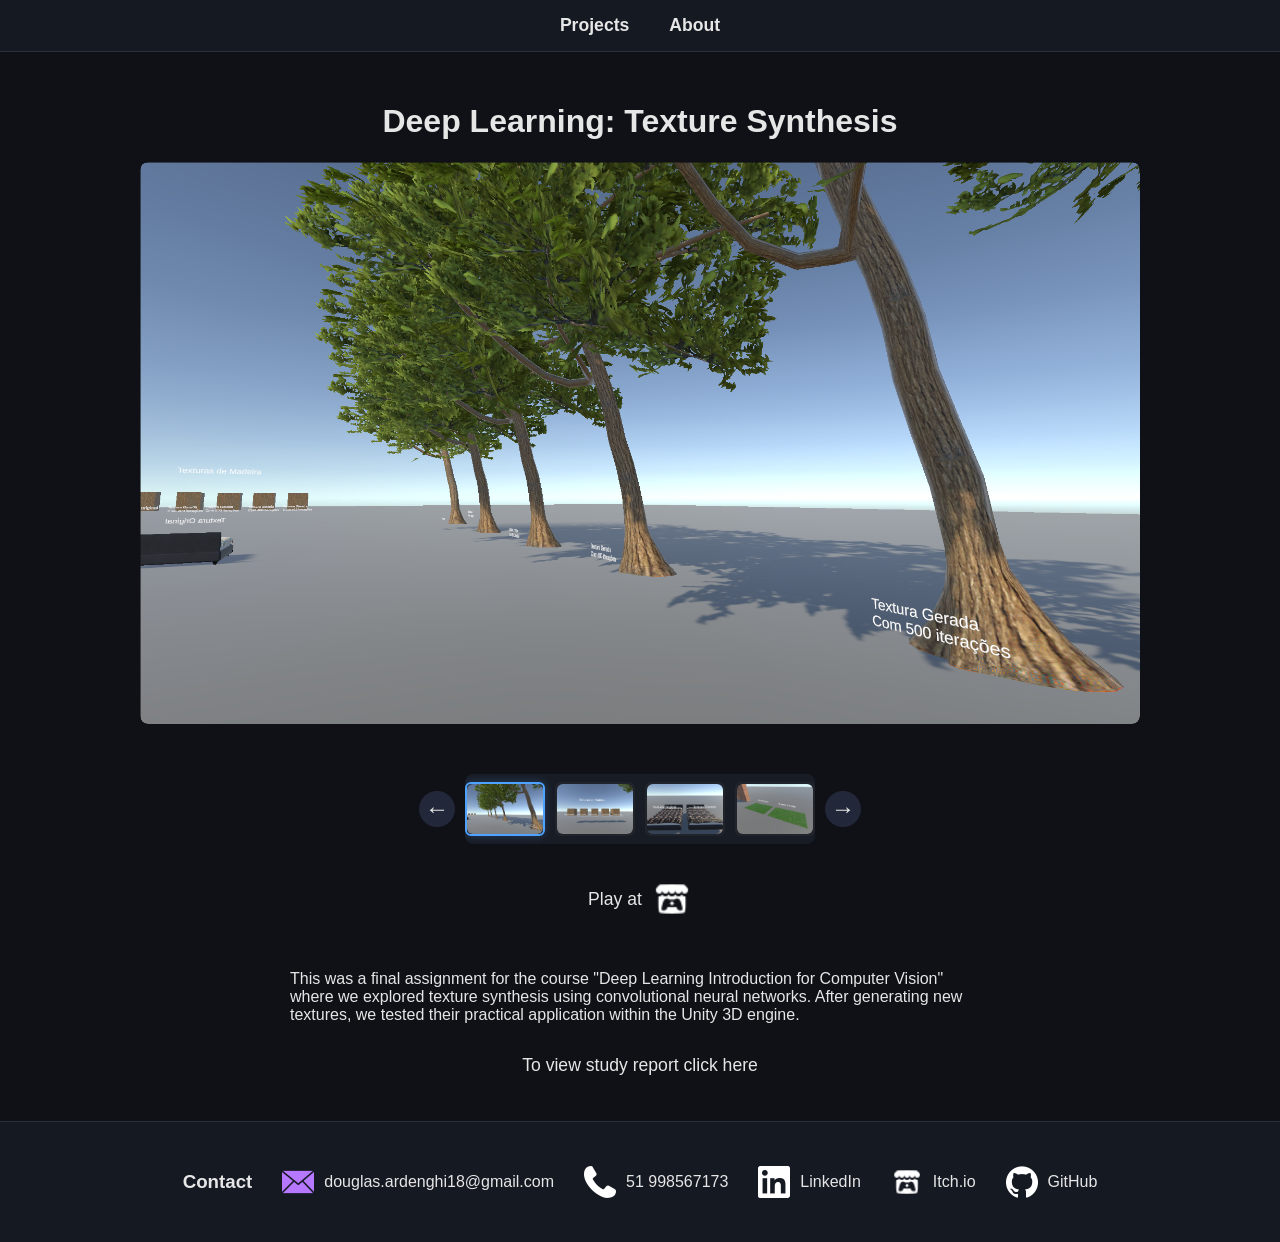
<file: projects/project6.html>
<!DOCTYPE html>
<html>
<head>
    <meta name="viewport" content="width=device-width, initial-scale=1.0">
    <title>Deep Learning: Texture Synthesis</title>
    <link rel="stylesheet" href="../style.css">
</head>

<body>

<div class="navbar">
    <a href="../index.html">Projects</a>
    <a href="../about.html">About</a>
</div>

<div class="container">

<h1>Deep Learning: Texture Synthesis</h1>



<div class="media-layout">
    <div class="media-main">
        <div class="emphasis-box" id="emphasis-box">
            <!-- Emphasized asset will be rendered here by JS -->
        </div>
        <div class="steam-bar-container">
            <button class="steam-arrow left" id="steam-arrow-left" aria-label="Previous asset">&#8592;</button>
            <div class="steam-bar" id="steam-bar">
                <!-- Asset thumbnails will be rendered here by JS -->
            </div>
            <button class="steam-arrow right" id="steam-arrow-right" aria-label="Next asset">&#8594;</button>
        </div>
                <a href="https://dougydev.itch.io/deep-learning-sntese-de-texturas" target="_blank" class="project-link">
            <span>Play at</span>
            <img src="../images/footer/itlogo.png" alt="Itch.io">
        </a>
        <div class="project-text">
            <p>
            This was a final assignment for the course "Deep Learning Introduction for Computer Vision"
             where we explored texture synthesis using convolutional neural networks.
            After generating new textures, we tested their practical application within the Unity 3D engine.
            </p>
        </div>

        </div>
        <a href="https://drive.google.com/file/d/10H7wxZiHJjF9HDGk__QW0dl7nFtzGDge/view?usp=sharing" target="_blank" class="project-link">
        <span>To view study report click here</span>  
        </a>
    </div>
</div>

<script>
// Asset list: first is video, then images
const assets = [
    { type: 'image', src: '../images/IA/sc1.png' },
    { type: 'image', src: '../images/IA/sc2.png' },
    { type: 'image', src: '../images/IA/sc3.png' },
    { type: 'image', src: '../images/IA/sc4.png' }
];
let emphasisIndex = 0;

function renderEmphasis() {
    const box = document.getElementById('emphasis-box');
    box.innerHTML = '';
    const asset = assets[emphasisIndex];
    if (asset.type === 'video') {
        const aspect = document.createElement('div');
        aspect.className = 'video-aspect';
        const iframe = document.createElement('iframe');
        iframe.style.width = '100%';
        iframe.style.height = '100%';
        iframe.style.border = 'none';
        iframe.src = asset.src;
        iframe.frameBorder = 0;
        iframe.allowFullscreen = true;
        aspect.appendChild(iframe);
        box.appendChild(aspect);
    } else {
        const aspect = document.createElement('div');
        aspect.className = 'video-aspect';
        const img = document.createElement('img');
        img.src = asset.src;
        img.style.width = '100%';
        img.style.height = '100%';
        img.style.objectFit = 'cover';
        img.style.borderRadius = '8px';
        aspect.appendChild(img);
        box.appendChild(aspect);
    }
}

function renderSteamBar() {
    const bar = document.getElementById('steam-bar');
    bar.innerHTML = '';
    assets.forEach((asset, idx) => {
        const thumb = document.createElement('div');
        thumb.className = 'steam-thumb' + (idx === emphasisIndex ? ' active' : '');
        if (asset.type === 'video') {
            // Use thumbnail for video (could be improved with a real video thumb)
            const img = document.createElement('img');
            img.src = asset.thumb || '../images/proj3.jpg';
            img.alt = 'Video';
            thumb.appendChild(img);
            const playIcon = document.createElement('span');
            playIcon.className = 'play-icon';
            playIcon.innerHTML = '&#9658;';
            thumb.appendChild(playIcon);
        } else {
            const img = document.createElement('img');
            img.src = asset.src;
            img.alt = 'Image';
            thumb.appendChild(img);
        }
        thumb.onclick = () => {
            emphasisIndex = idx;
            renderEmphasis();
            renderSteamBar();
        };
        bar.appendChild(thumb);
    });
}

function scrollEmphasis(dir) {
    emphasisIndex = (emphasisIndex + dir + assets.length) % assets.length;
    renderEmphasis();
    renderSteamBar();
}

document.addEventListener('DOMContentLoaded', function() {
    document.getElementById('steam-arrow-left').onclick = () => scrollEmphasis(-1);
    document.getElementById('steam-arrow-right').onclick = () => scrollEmphasis(1);
    renderEmphasis();
    renderSteamBar();
});
</script>

<script>
const VIDEO_URL = 'https://www.youtube.com/embed/PhhJX4UiVpM';

function swapMedia(imgElem) {
    const mainBox = document.getElementById('main-media-box');
    const mainMedia = document.getElementById('main-media');
    // If current main is video, swap with image
    if (mainMedia.querySelector('iframe')) {
        const newImg = document.createElement('img');
        newImg.src = imgElem.src;
        newImg.style.width = '100%';
        newImg.style.height = '100%';
        newImg.style.objectFit = 'cover';
        newImg.style.borderRadius = '8px';
        mainMedia.innerHTML = '';
        mainMedia.appendChild(newImg);
        // Replace clicked image with video
        const newVideo = document.createElement('iframe');
        newVideo.src = VIDEO_URL;
        newVideo.frameBorder = 0;
        newVideo.allowFullscreen = true;
        imgElem.parentNode.replaceChild(newVideo, imgElem);
        newVideo.style.width = '110%';
        newVideo.style.maxWidth = '100vw';
        newVideo.style.aspectRatio = '3/2';
        newVideo.style.borderRadius = '6px';
        newVideo.style.border = '1px solid #2a2f3a';
        newVideo.style.cursor = 'pointer';
        newVideo.onclick = function() { swapMedia(newVideo); };
    } else if (mainMedia.querySelector('img')) {
        // If current main is image, swap back with video
        const mainImg = mainMedia.querySelector('img');
        const newVideo = document.createElement('iframe');
        newVideo.src = VIDEO_URL;
        newVideo.frameBorder = 0;
        newVideo.allowFullscreen = true;
        mainMedia.innerHTML = '';
        mainMedia.appendChild(newVideo);
        // Replace clicked video with image
        const newImg = document.createElement('img');
        newImg.src = mainImg.src;
        newImg.style.width = '110%';
        newImg.style.maxWidth = '198px';
        newImg.style.borderRadius = '6px';
        newImg.style.border = '1px solid #2a2f3a';
        newImg.style.cursor = 'pointer';
        newImg.onclick = function() { swapMedia(newImg); };
        imgElem.parentNode.replaceChild(newImg, imgElem);
    }
}
</script>
</div>

<footer>
    <h3>Contact</h3>
    <div class="footer-text">
        <img src="../images/footer/mail.png"" alt="Email">
        <span>douglas.ardenghi18@gmail.com</span>
    </div>
    <div class="footer-text">
        <img src="../images/footer/phone.png"" alt="Phone">
        <span>51 998567173</span>
    </div>
    <a href="https://www.linkedin.com/in/douglas-ardenghi-schlatter-62b5b823b/" class="footer-item" target="_blank">
        <img src="../images/footer/lklogo.png" alt="LinkedIn">
        <span>LinkedIn</span>
    </a>
    <a href="https://dougydev.itch.io/" class="footer-item" target="_blank">
        <img src="../images/footer/itlogo.png" alt="Itch.io">
        <span>Itch.io</span>
    </a>
    <a href="https://github.com/Douglas-Schlatter" class="footer-item" target="_blank">
        <img src="../images/footer/glogo.png" alt="GitHub">
        <span>GitHub</span>
    </a>
</footer>

</body>
</html>
</file>
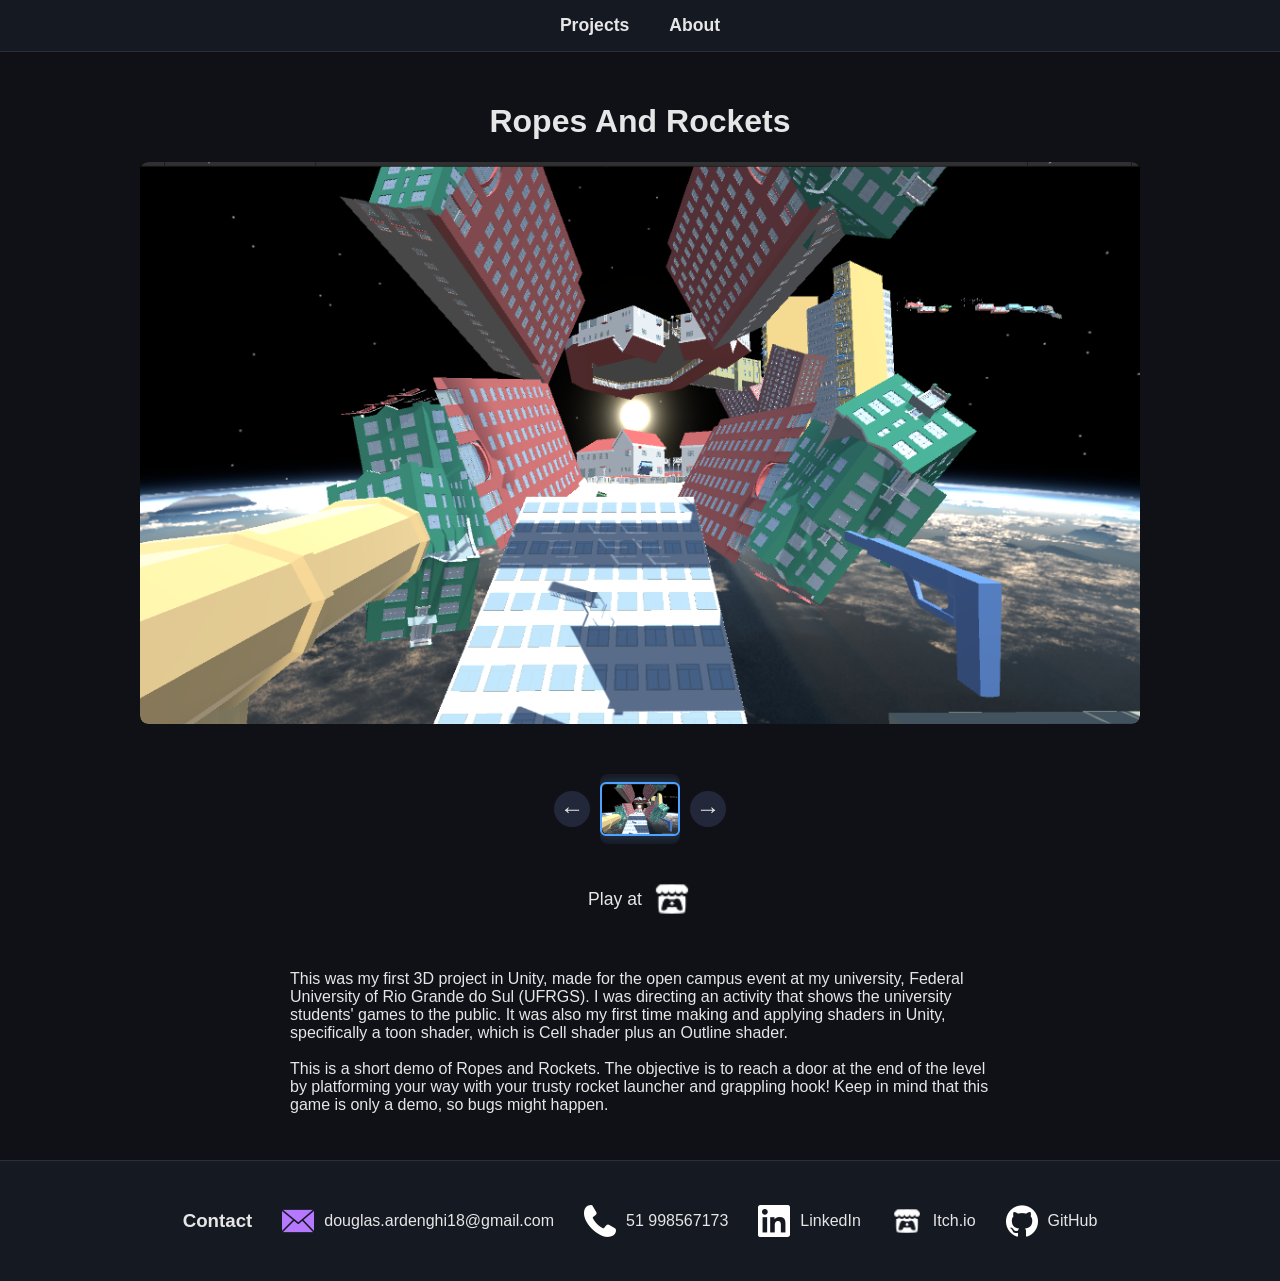
<file: projects/project9.html>
<!DOCTYPE html>
<html>
<head>
    <meta name="viewport" content="width=device-width, initial-scale=1.0">
    <title>Ropes And Rockets</title>
    <link rel="stylesheet" href="../style.css">
</head>

<body>

<div class="navbar">
    <a href="../index.html">Projects</a>
    <a href="../about.html">About</a>
</div>

<div class="container">

<h1>Ropes And Rockets</h1>



<div class="media-layout">
    <div class="media-main">
        <div class="emphasis-box" id="emphasis-box">
            <!-- Emphasized asset will be rendered here by JS -->
        </div>
        <div class="steam-bar-container">
            <button class="steam-arrow left" id="steam-arrow-left" aria-label="Previous asset">&#8592;</button>
            <div class="steam-bar" id="steam-bar">
                <!-- Asset thumbnails will be rendered here by JS -->
            </div>
            <button class="steam-arrow right" id="steam-arrow-right" aria-label="Next asset">&#8594;</button>
        </div>
                <a href="https://dougydev.itch.io/ropes-and-rockets" target="_blank" class="project-link">
            <span>Play at</span>
            <img src="../images/footer/itlogo.png" alt="Itch.io">
        </a>
        <div class="project-text">
            <p>
            This was my first 3D project in Unity, made for the open campus event at my university, Federal University of Rio Grande do Sul (UFRGS). 
            I was directing an activity that shows the university students' games to the public. It was also my first time making and applying shaders in Unity,
            specifically a toon shader, which is Cell shader plus an Outline shader.
            <br>    
            <br>
            This is a short demo of Ropes and Rockets. The objective is to reach a door at the end of the level by platforming your way with your trusty rocket launcher and grappling hook!
            Keep in mind that this game is only a demo, so bugs might happen.
            </p>
        </div>
    </div>
</div>

<script>
// Asset list: first is video, then images
const assets = [
    { type: 'image', src: '../images/RR/sc1.png' }
];
let emphasisIndex = 0;

function renderEmphasis() {
    const box = document.getElementById('emphasis-box');
    box.innerHTML = '';
    const asset = assets[emphasisIndex];
    if (asset.type === 'video') {
        const aspect = document.createElement('div');
        aspect.className = 'video-aspect';
        const iframe = document.createElement('iframe');
        iframe.style.width = '100%';
        iframe.style.height = '100%';
        iframe.style.border = 'none';
        iframe.src = asset.src;
        iframe.frameBorder = 0;
        iframe.allowFullscreen = true;
        aspect.appendChild(iframe);
        box.appendChild(aspect);
    } else {
        const aspect = document.createElement('div');
        aspect.className = 'video-aspect';
        const img = document.createElement('img');
        img.src = asset.src;
        img.style.width = '100%';
        img.style.height = '100%';
        img.style.objectFit = 'cover';
        img.style.borderRadius = '8px';
        aspect.appendChild(img);
        box.appendChild(aspect);
    }
}

function renderSteamBar() {
    const bar = document.getElementById('steam-bar');
    bar.innerHTML = '';
    assets.forEach((asset, idx) => {
        const thumb = document.createElement('div');
        thumb.className = 'steam-thumb' + (idx === emphasisIndex ? ' active' : '');
        if (asset.type === 'video') {
            // Use thumbnail for video (could be improved with a real video thumb)
            const img = document.createElement('img');
            img.src = asset.thumb || '../images/proj3.jpg';
            img.alt = 'Video';
            thumb.appendChild(img);
            const playIcon = document.createElement('span');
            playIcon.className = 'play-icon';
            playIcon.innerHTML = '&#9658;';
            thumb.appendChild(playIcon);
        } else {
            const img = document.createElement('img');
            img.src = asset.src;
            img.alt = 'Image';
            thumb.appendChild(img);
        }
        thumb.onclick = () => {
            emphasisIndex = idx;
            renderEmphasis();
            renderSteamBar();
        };
        bar.appendChild(thumb);
    });
}

function scrollEmphasis(dir) {
    emphasisIndex = (emphasisIndex + dir + assets.length) % assets.length;
    renderEmphasis();
    renderSteamBar();
}

document.addEventListener('DOMContentLoaded', function() {
    document.getElementById('steam-arrow-left').onclick = () => scrollEmphasis(-1);
    document.getElementById('steam-arrow-right').onclick = () => scrollEmphasis(1);
    renderEmphasis();
    renderSteamBar();
});
</script>

<script>
const VIDEO_URL = 'https://www.youtube.com/embed/PhhJX4UiVpM';

function swapMedia(imgElem) {
    const mainBox = document.getElementById('main-media-box');
    const mainMedia = document.getElementById('main-media');
    // If current main is video, swap with image
    if (mainMedia.querySelector('iframe')) {
        const newImg = document.createElement('img');
        newImg.src = imgElem.src;
        newImg.style.width = '100%';
        newImg.style.height = '100%';
        newImg.style.objectFit = 'cover';
        newImg.style.borderRadius = '8px';
        mainMedia.innerHTML = '';
        mainMedia.appendChild(newImg);
        // Replace clicked image with video
        const newVideo = document.createElement('iframe');
        newVideo.src = VIDEO_URL;
        newVideo.frameBorder = 0;
        newVideo.allowFullscreen = true;
        imgElem.parentNode.replaceChild(newVideo, imgElem);
        newVideo.style.width = '110%';
        newVideo.style.maxWidth = '100vw';
        newVideo.style.aspectRatio = '3/2';
        newVideo.style.borderRadius = '6px';
        newVideo.style.border = '1px solid #2a2f3a';
        newVideo.style.cursor = 'pointer';
        newVideo.onclick = function() { swapMedia(newVideo); };
    } else if (mainMedia.querySelector('img')) {
        // If current main is image, swap back with video
        const mainImg = mainMedia.querySelector('img');
        const newVideo = document.createElement('iframe');
        newVideo.src = VIDEO_URL;
        newVideo.frameBorder = 0;
        newVideo.allowFullscreen = true;
        mainMedia.innerHTML = '';
        mainMedia.appendChild(newVideo);
        // Replace clicked video with image
        const newImg = document.createElement('img');
        newImg.src = mainImg.src;
        newImg.style.width = '110%';
        newImg.style.maxWidth = '198px';
        newImg.style.borderRadius = '6px';
        newImg.style.border = '1px solid #2a2f3a';
        newImg.style.cursor = 'pointer';
        newImg.onclick = function() { swapMedia(newImg); };
        imgElem.parentNode.replaceChild(newImg, imgElem);
    }
}
</script>
</div>

<footer>
    <h3>Contact</h3>
    <div class="footer-text">
        <img src="../images/footer/mail.png"" alt="Email">
        <span>douglas.ardenghi18@gmail.com</span>
    </div>
    <div class="footer-text">
        <img src="../images/footer/phone.png"" alt="Phone">
        <span>51 998567173</span>
    </div>
    <a href="https://www.linkedin.com/in/douglas-ardenghi-schlatter-62b5b823b/" class="footer-item" target="_blank">
        <img src="../images/footer/lklogo.png" alt="LinkedIn">
        <span>LinkedIn</span>
    </a>
    <a href="https://dougydev.itch.io/" class="footer-item" target="_blank">
        <img src="../images/footer/itlogo.png" alt="Itch.io">
        <span>Itch.io</span>
    </a>
    <a href="https://github.com/Douglas-Schlatter" class="footer-item" target="_blank">
        <img src="../images/footer/glogo.png" alt="GitHub">
        <span>GitHub</span>
    </a>
</footer>

</body>
</html>
</file>
<file: style.css>
/* EMPHASIS PROJECT CARD */
.project-emphasis {
    display: flex;
    justify-content: center;
    align-items: center;
    margin-bottom: 32px;
    width: 100%;
    max-width: 100vw;
}
.project-card.emphasis {
    max-width: 65vw;
    width: 100%;
    display: flex;
    flex-direction: column;
    align-items: stretch;
    justify-content: flex-start;
    /*transform: scale(1.04);*/
    box-shadow: 0 0 18px #4da3ff44, 0 2px 10px #000a;
    border: 2px solid #4da3ff;
    z-index: 2;
    position: relative;
    background: #1a1f2b;
    transition: transform 0.18s, box-shadow 0.18s;
    overflow: hidden;
    padding-bottom: 0;
    margin: 0 auto; /* Center horizontally */
    height: auto;
    border-radius: 8px;
}

.project-card.emphasis:hover {
    /*transform: scale(1.08);*/
    box-shadow: 0 0 28px #4da3ff99, 0 4px 18px #000c;
}
.project-card.emphasis img {
    width: 100%;
    height: auto;
    max-height: 40vh;
    object-fit: cover;
    border-radius: 0;
    margin-bottom: 0;
}
.project-card.emphasis h3 {
    margin: 20px;
    font-size: 2em;
}
.emphasis-desc {
    margin: 0 10px 14px 10px;
    color: #e6e6e6cc;
    font-size: 1em;
    font-style: italic;
    text-align: center;
}
/* Universal box-sizing for consistency across browsers */
*, *::before, *::after {
    box-sizing: border-box;
}
/* STEAM BAR STYLES */
.steam-bar-container {
    display: flex;
    align-items: center;
    justify-content: center;
    margin: 20px 0 10px 0;
    gap: 10px;
}
.steam-bar {
    display: flex;
    gap: 10px;
    overflow-x: auto;
    padding: 8px 0;
    background: #181c25;
    border-radius: 8px;
    min-width: 0;
    max-width: 100vw;
}
.steam-thumb {
    width: 80px;
    height: 54px;
    border-radius: 6px;
    overflow: hidden;
    border: 2px solid transparent;
    position: relative;
    cursor: pointer;
    background: #22242c;
    display: flex;
    align-items: center;
    justify-content: center;
    transition: border 0.2s, box-shadow 0.2s;
}
.steam-thumb.active {
    border: 2px solid #4da3ff;
    box-shadow: 0 0 8px #4da3ff44;
}
.steam-thumb img {
    width: 100%;
    height: 100%;
    object-fit: cover;
    border-radius: 6px;
}
.steam-arrow {
    background: #23273a;
    color: #e6e6e6;
    border: none;
    border-radius: 50%;
    width: 36px;
    height: 36px;
    font-size: 1.5em;
    cursor: pointer;
    transition: background 0.2s;
    display: flex;
    align-items: center;
    justify-content: center;
}
.steam-arrow:hover {
    background: #4da3ff;
    color: #fff;
}
.play-icon {
    position: absolute;
    left: 50%;
    top: 50%;
    transform: translate(-50%, -50%);
    font-size: 2em;
    color: #fff;
    pointer-events: none;
    text-shadow: 0 0 8px #000;
}
.emphasis-box {
    display: flex;
    justify-content: center;
    align-items: center;
    margin-bottom: 10px;
    width: 90vw;
}

@media (min-width: 1024px) {
    .emphasis-box {
        max-width: 1200px;
    }
}
body {
    margin: 0;
    font-family: Arial, sans-serif;
    background-color: #0f1117;
    color: #e6e6e6;
    display: flex;
    flex-direction: column;
    min-height: 100vh;
}


.header-title {
    background: #0f1117;
    padding-top: 32px;
    padding-bottom: 10px;
    text-align: center;
}
.main-title {
    font-size: 2.7em;
    font-weight: bold;
    color: #e6e6e6;
    letter-spacing: 1px;
}
.sub-title {
    font-size: 1.7em;
    color: #4da3ff;
    margin-top: 6px;
    font-weight: 500;
}

.navbar {
    background: #151922;
    padding: 15px;
    border-bottom: 1px solid #2a2f3a;
    display: flex;
    justify-content: center;
    align-items: center;
    gap: 20px;
}

.navbar a {
    color: #e6e6e6;
    text-decoration: none;
    font-weight: bold;
    font-size: 1.1em;
    margin: 0 10px;
}

.navbar a:hover {
    color: #4da3ff;
}

.container {
    padding: 30px;
}

h1 {
    text-align: center;
}

/* GRID */

.projects-grid {
    display: grid;
    grid-template-columns: repeat(auto-fill, 250px); /* OLD repeat(auto-fill, 250px) -> 3 collum = repeat(3, 1fr); */
    gap: 25px;
    justify-content: center;
    width: 100%;
}

/* CARD */

.project-card {
    background: #1a1f2b;
    border: 1px solid #2a2f3a;
    border-radius: 8px;
    overflow: hidden;
    text-decoration: none;
    color: white;
}

.project-card:hover {
    border: 1px solid #4da3ff;
}

.project-card img {
    width: 100%;
    height: 200px;
    object-fit: cover;
}

.project-card h3 {
    margin: 10px;
}

/* PROJECT PAGE LAYOUT */

.project-layout {
    display: flex;
    gap: 30px;
    align-items: flex-start;
}

.project-text {
    flex: 1;
}

.about-section {
    display: flex;
    flex-direction: column;
    align-items: center;
    justify-content: center;
    text-align: center;
    padding: 40px 20px;
    max-width: 900px;
    margin: 0 auto;
    width: 100%;
}

.about-section h1 {
    margin-bottom: 30px;
    font-size: 2.5em;
}

.about-content {
    display: flex;
    flex-direction: column;
    align-items: center;
    gap: 30px;
    width: 100%;
}

.about-content img {
    width: 100%;
    max-width: 80vw;
    height: auto;
    border-radius: 6px;
    box-shadow: 0 4px 12px rgba(77, 163, 255, 0.3);
    transition: transform 0.3s ease;
}

.about-content img:hover {
    transform: scale(1.02);
}

.about-content p {
    font-size: 1.1em;
    line-height: 1.6;
    max-width: 600px;
    color: #e6e6e6;
}

/* Mobile responsiveness */
@media (max-width: 768px) {
    .about-section {
        padding: 30px 15px;
    }
    
    .about-section h1 {
        font-size: 2em;
        margin-bottom: 20px;
    }
    
    .about-content {
        gap: 20px;
    }
    
    .about-content img {
        max-width: 80vw;
    }
    
    .about-content p {
        font-size: 1em;
    }
}

/* Tablet responsiveness */
@media (max-width: 1024px) {
    .about-content img {
        max-width: 400px;
    }
}

.project-image {
    width: 400px;
}

.project-image img {
    width: 100%;
    border-radius: 6px;
}

/* Secret Duck Easter Egg */
.secret-duck {
    position: fixed;
    bottom: 20px;
    right: 20px;
    z-index: 1000;
    cursor: pointer;
    width: 50px;
    height: 50px;
    transition: transform 0.2s ease, filter 0.2s ease;
}

.secret-duck img {
    width: 100%;
    height: 100%;
    object-fit: contain;
}

.secret-duck:hover {
    transform: scale(1.1) rotate(-5deg);
    filter: drop-shadow(0 0 8px #4da3ff);
}

.secret-duck:active {
    transform: scale(0.95);
}

/* Duck Popup Message */
.duck-popup {
    position: fixed;
    top: 50%;
    left: 50%;
    transform: translate(-50%, -50%) scale(0);
    background: #4da3ff;
    color: white;
    padding: 30px 40px;
    border-radius: 10px;
    font-size: 1.5em;
    font-weight: bold;
    z-index: 2000;
    box-shadow: 0 0 20px rgba(77, 163, 255, 0.6);
    display: none;
    transition: transform 0.3s ease;
    text-align: center;
    white-space: nowrap;
}

.duck-popup.show {
    transform: translate(-50%, -50%) scale(1);
}

/* Mobile adjustment for duck */
@media (max-width: 768px) {
    .secret-duck {
        width: 60px;
        height: 60px;
        bottom: 15px;
        right: 15px;
    }
    
    .duck-popup {
        font-size: 1.2em;
        padding: 20px 30px;
    }
}

.media-layout {
    display: flex;
    flex-direction: column;
    align-items: center;
    width: 100%;
    gap: 0;
}

.media-main {
    display: flex;
    flex-direction: column;
    gap: 10px;
    width: 100%;
    align-items: center;
}

@media (min-width: 1024px) {
    .media-main {
        max-width: 1200px;
        margin: 0 auto;
    }
}


/* VIDEO */


/* Responsive 1080x720 aspect ratio */
.video-aspect {
    max-width: 900vw;
    max-height: 100vh;
    width: 100%;
    aspect-ratio: 16 / 9;
    background: #000;
    border-radius: 8px;
    overflow: hidden;
    margin-bottom: 10px;
    display: flex;
    align-items: center;
    justify-content: center;
}

/* Desktop view - larger video */
@media (min-width: 1024px) {
    .video-aspect {
        max-width: 1000px;
        max-height: 800px;
    }
}

.video-aspect iframe,
.video-aspect video,
.video-aspect img {
    width: 100%;
    height: 100%;
    border-radius: 8px;
    object-fit: cover;
    display: block;
}


/* RIGHT IMAGES */

.side-images {
    display: flex;
    flex-direction: column;
    gap: 10px;
}

.side-images img {
    width: 110%; /* 10% bigger */
    max-width: 198px; /* 180 * 1.1 */
    border-radius: 6px;
    border: 1px solid #2a2f3a;
    cursor: pointer;
    transition: box-shadow 0.2s;
}
.side-images img:hover {
    box-shadow: 0 0 0 2px #4da3ff;
}


/* TEXT CLOSER */

.project-text {
    margin-top: 10px;
    max-width: 700px;
}

.project-link {
    display: flex;
    align-items: center;
    gap: 10px;
    margin-top: 15px;
    margin-bottom: 15px;
    font-size: 1.1em;
    text-decoration: none;
    color: #e6e6e6;
    transition: color 0.2s;
}

.project-link:hover {
    color: #4da3ff;
}

.project-link img {
    width: 40px;
    height: 40px;
    object-fit: contain;
}

/* FOOTER */
footer {
    background: #151922;
    border-top: 1px solid #2a2f3a;
    padding: 30px;
    margin-top: auto;
    display: flex;
    justify-content: center;
    align-items: center;
    gap: 30px;
    flex-wrap: wrap;
}

.footer-item {
    display: flex;
    align-items: center;
    gap: 10px;
    text-decoration: none;
    color: #e6e6e6;
    transition: color 0.2s;
}

.footer-item:hover {
    color: #4da3ff;
}

.footer-item img {
    width: 32px;
    height: 32px;
    object-fit: contain;
}

.footer-text {
    display: flex;
    align-items: center;
    gap: 10px;
    color: #e6e6e6;
}

.footer-text img {
    width: 32px;
    height: 32px;
    object-fit: contain;
}
</file>
